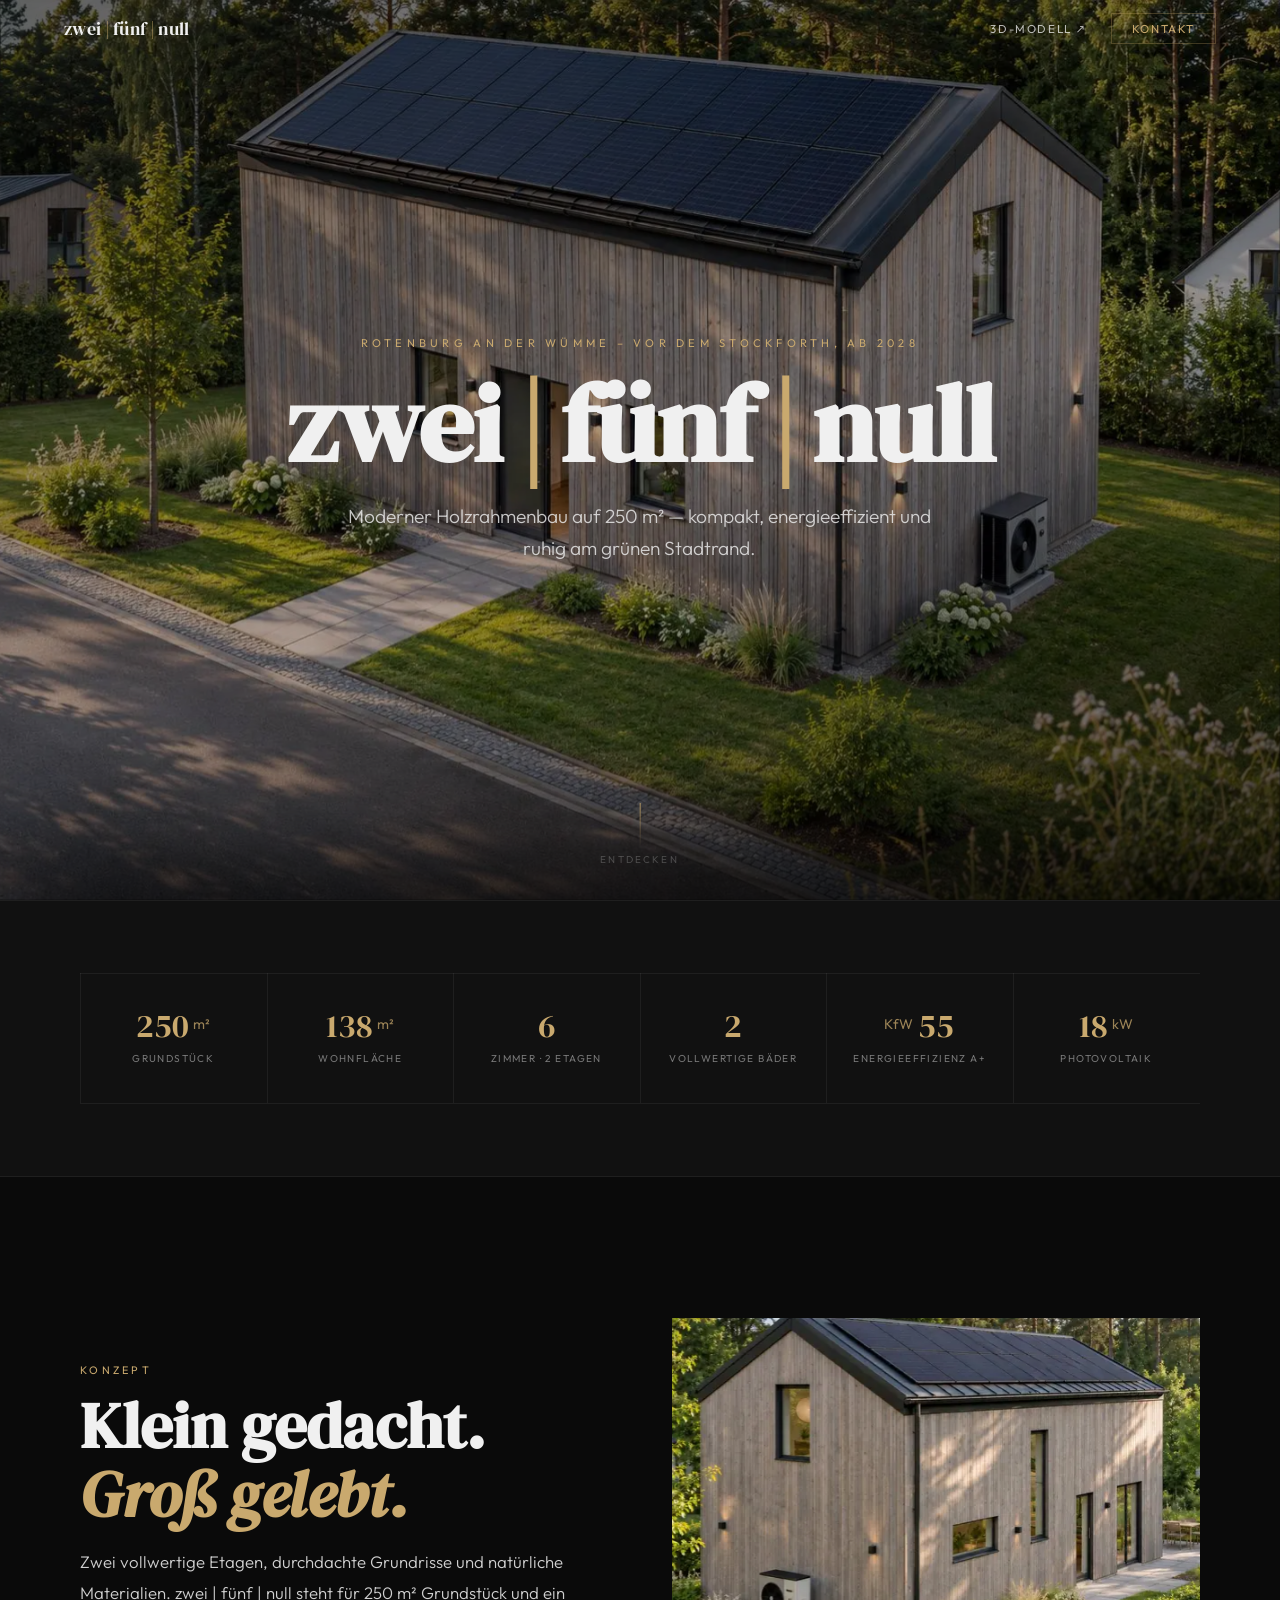
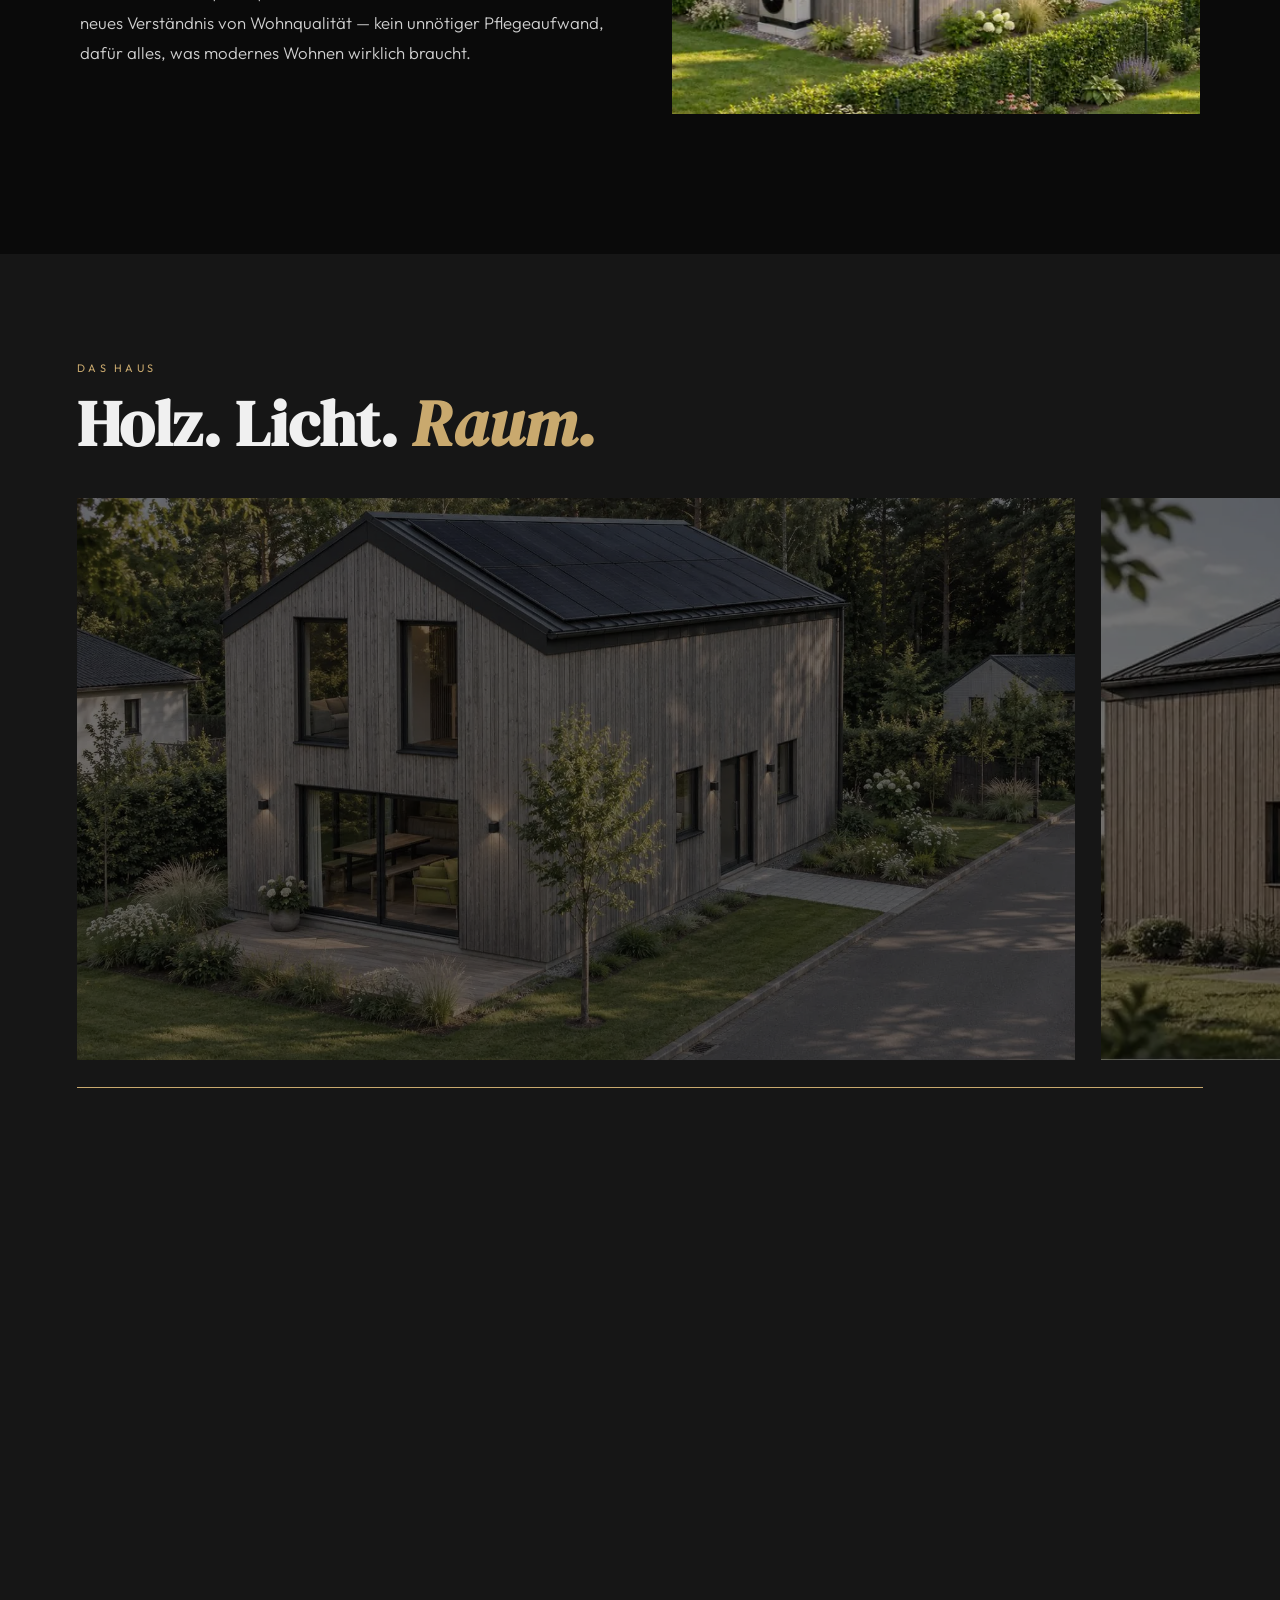
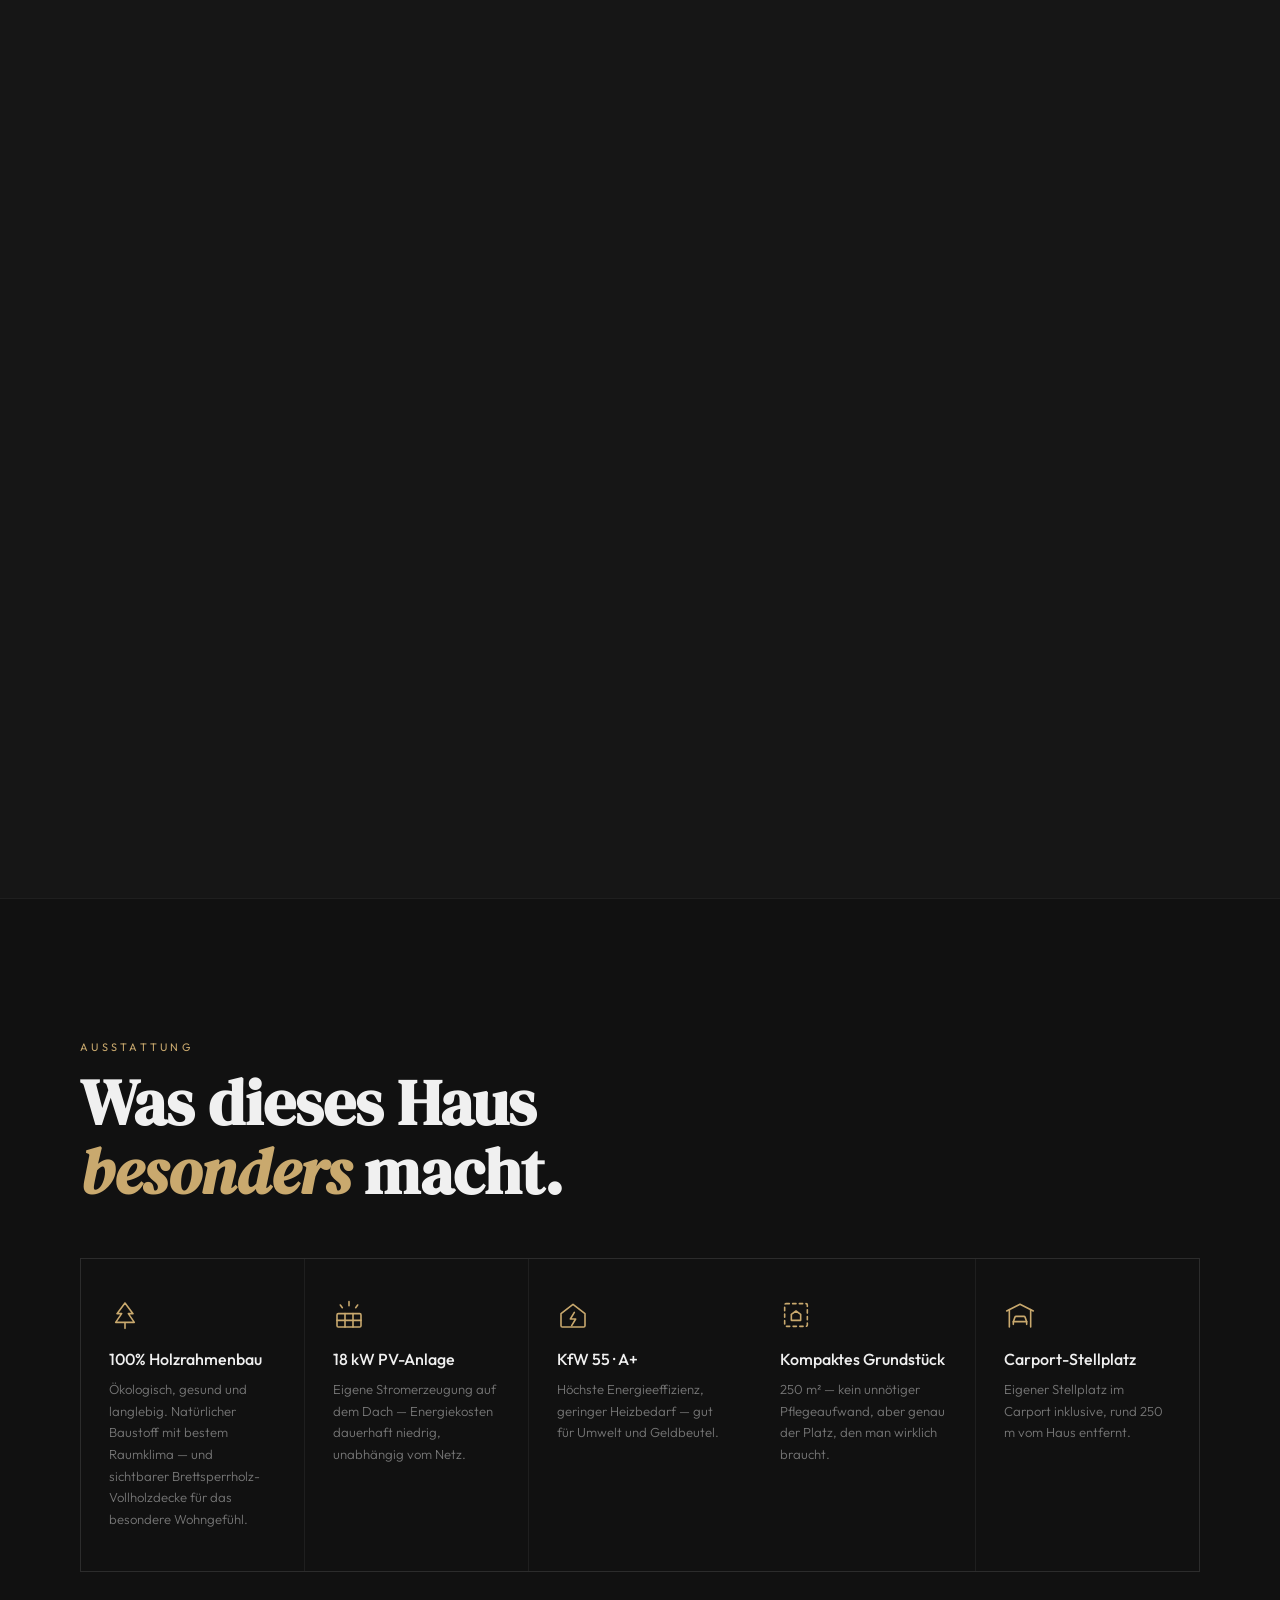
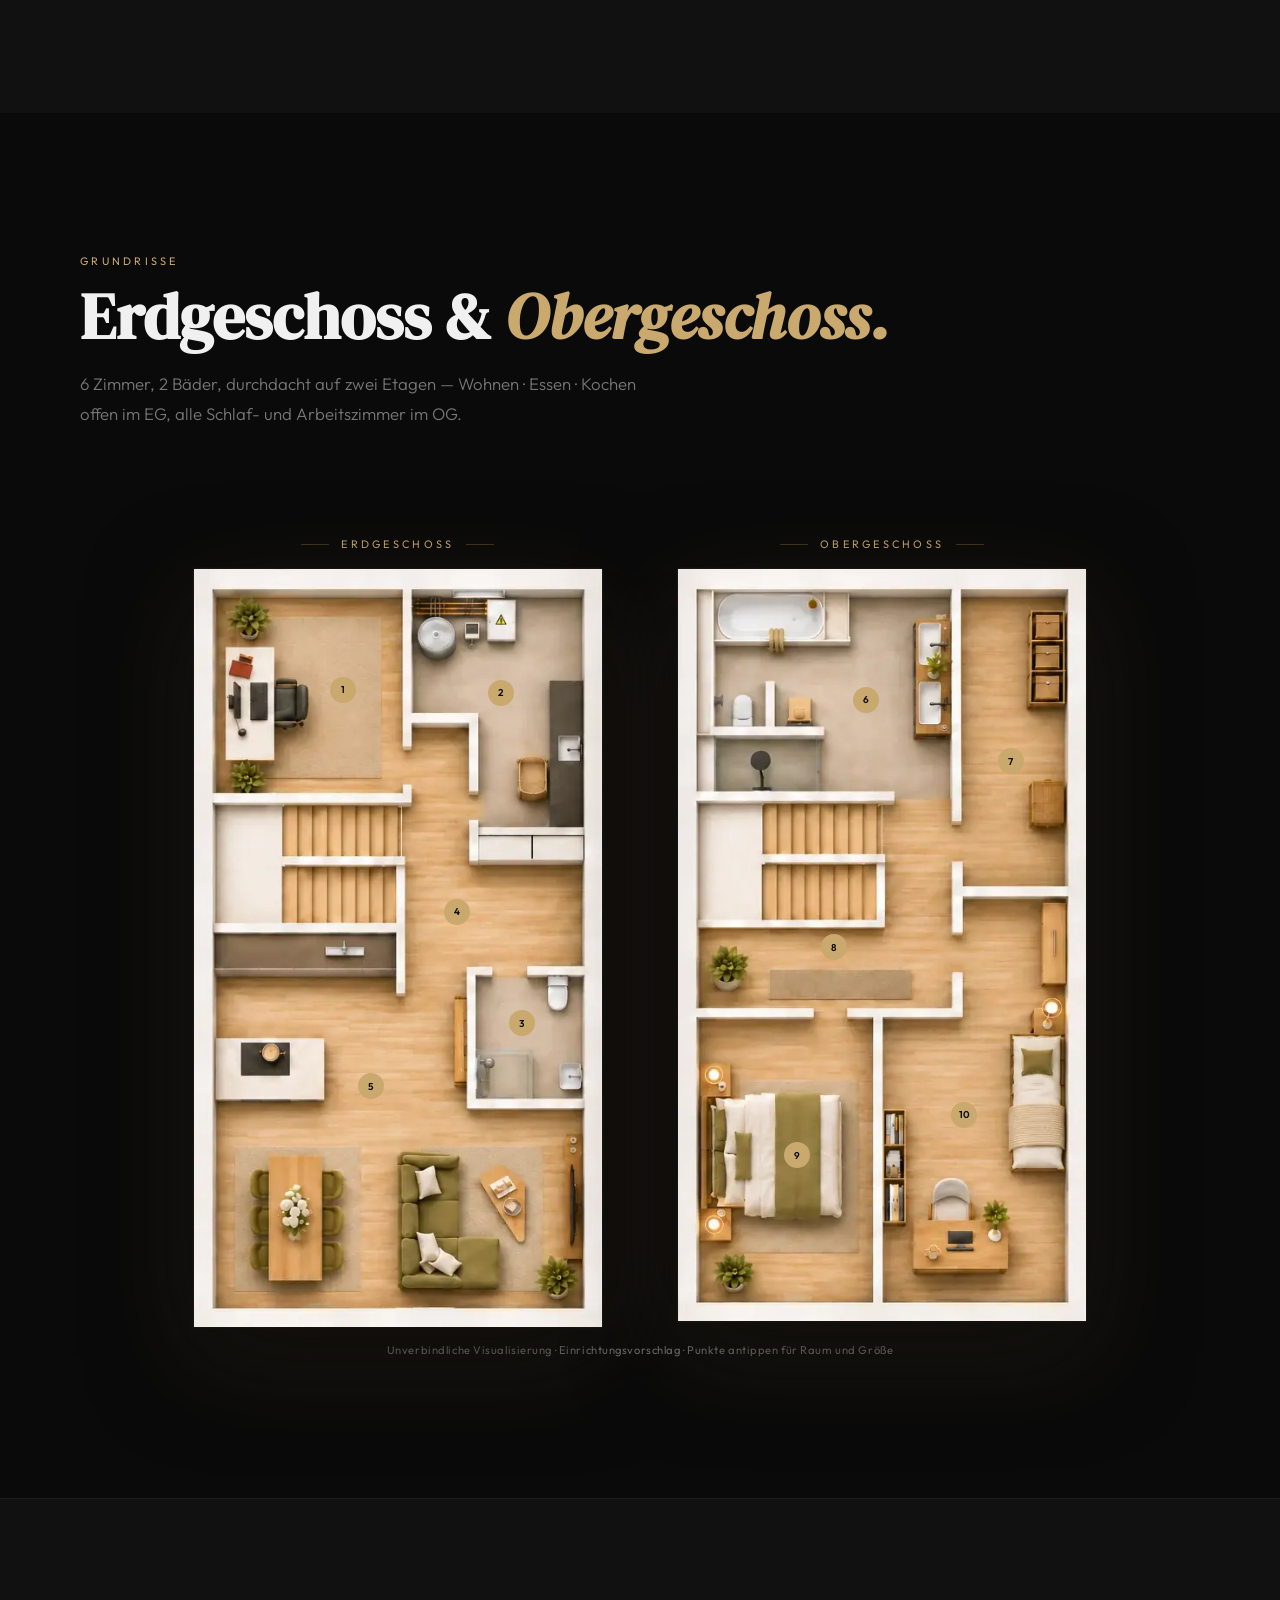
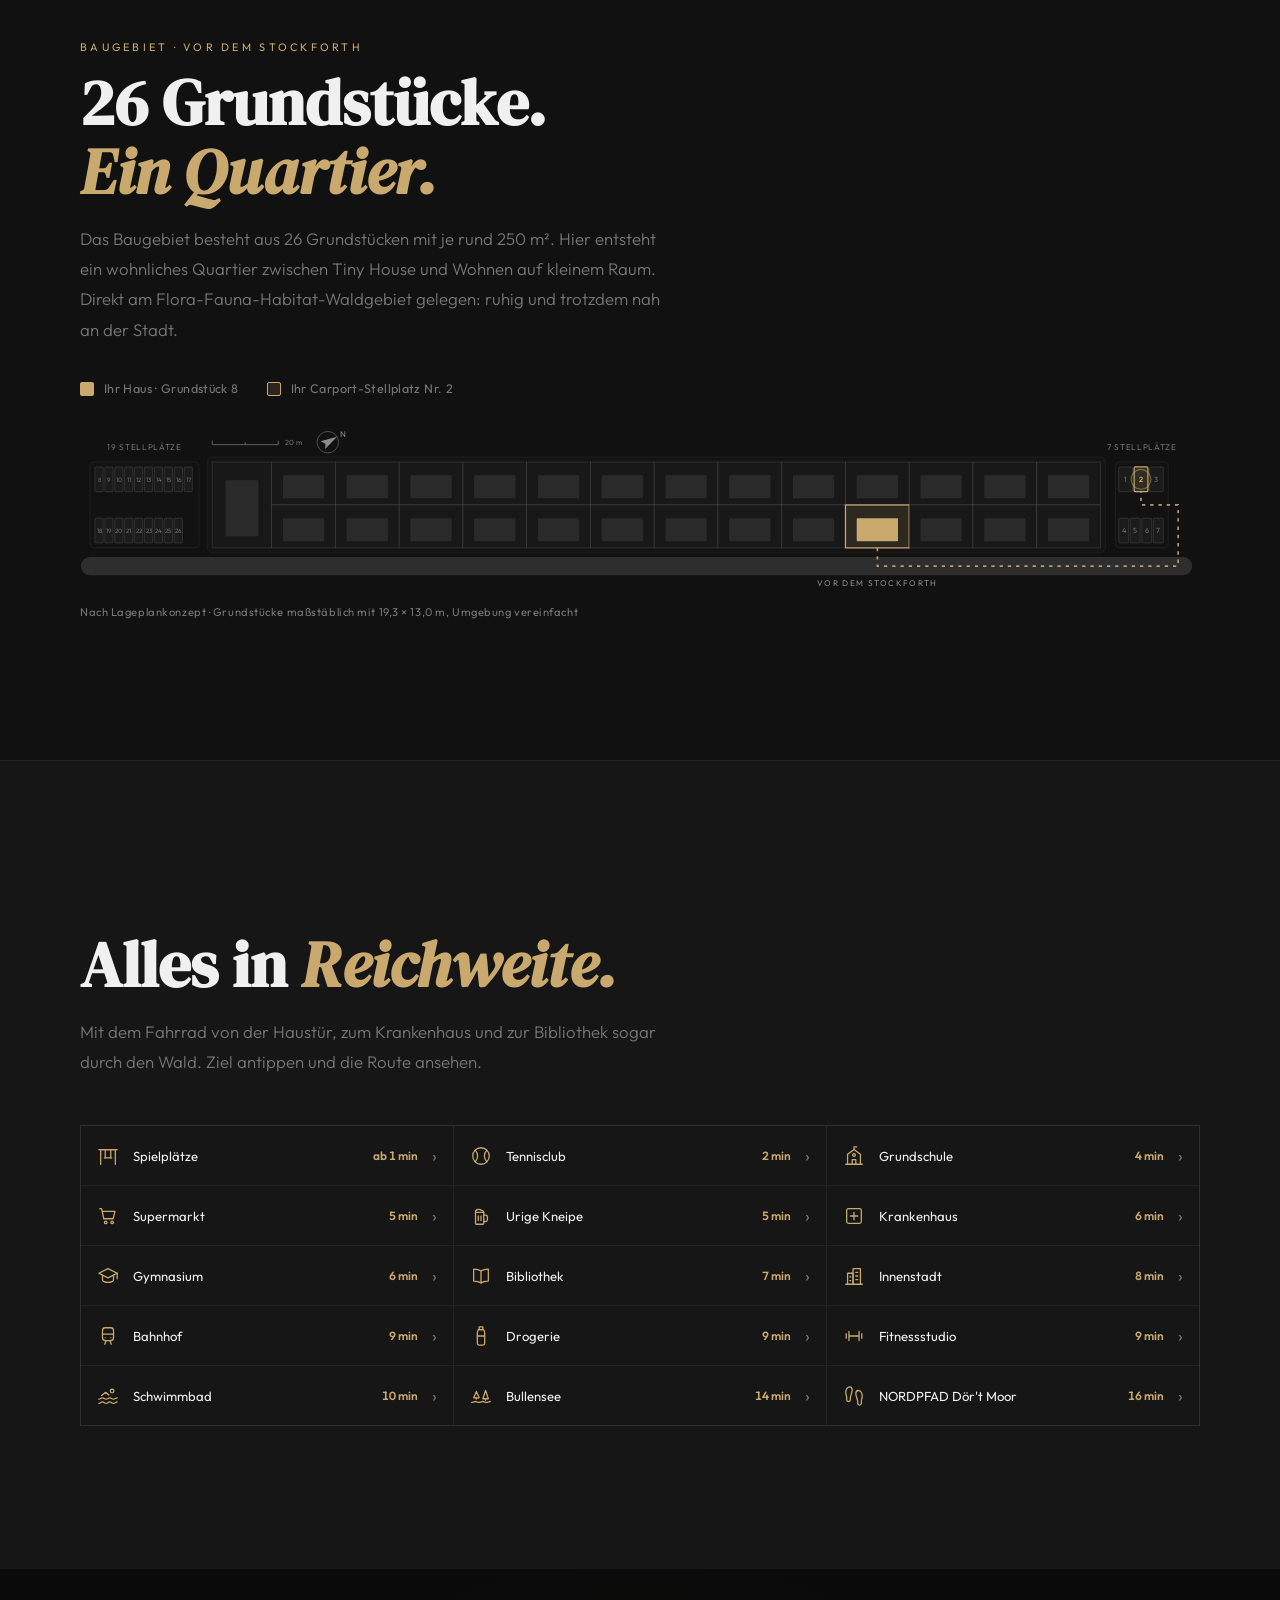
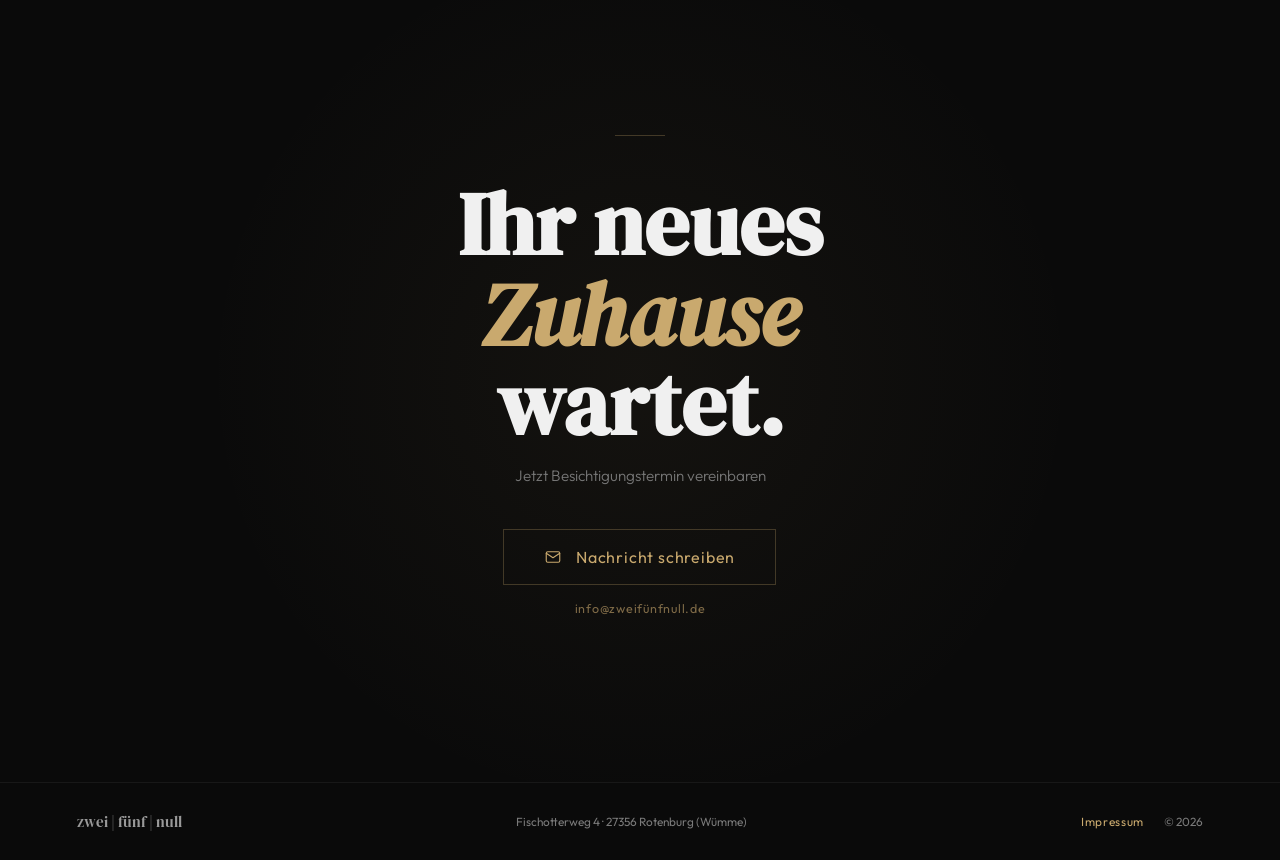
<file: index.html>
<!doctype html>
<html lang="de">
<head>
<meta charset="utf-8">
<meta name="viewport" content="width=device-width, initial-scale=1, viewport-fit=cover">
<meta name="theme-color" content="#0a0a0a">
<title>zwei | fünf | null</title>
<meta name="description" content="zwei | fünf | null – moderner Holzrahmenbau auf 250 m² in Rotenburg (Wümme). Zu vermieten ab 2028.">
<link rel="icon" href="data:image/svg+xml,%3Csvg xmlns='http://www.w3.org/2000/svg' viewBox='0 0 64 64'%3E%3Crect width='64' height='64' rx='14' fill='%230a0a0a'/%3E%3Cpath d='M20 14v36M32 14v36M44 14v36' stroke='%23C9A96E' stroke-width='5' stroke-linecap='round'/%3E%3C/svg%3E">
<link rel="canonical" href="https://xn--zweifnfnull-xhb.de/">
<meta property="og:type" content="website">
<meta property="og:locale" content="de_DE">
<meta property="og:title" content="zwei | fünf | null · Holzhaus in Rotenburg (Wümme)">
<meta property="og:description" content="zwei | fünf | null – moderner Holzrahmenbau auf 250 m² in Rotenburg (Wümme). Zu vermieten ab 2028.">
<meta property="og:url" content="https://xn--zweifnfnull-xhb.de/">
<meta property="og:image" content="https://xn--zweifnfnull-xhb.de/img/vorschau.jpg">
<meta property="og:image:width" content="1200"><meta property="og:image:height" content="630">
<meta name="twitter:card" content="summary_large_image">
<link rel="preload" as="image" imagesrcset="img/hero-800.webp 800w, img/hero-1567.webp 1567w" imagesizes="100vw" fetchpriority="high">
<link rel="preload" as="font" type="font/woff2" href="3d/fonts/dm-serif-display-latin-400-normal.woff2" crossorigin>
<link rel="preload" as="font" type="font/woff2" href="3d/fonts/outfit-latin-300-normal.woff2" crossorigin>
<link rel="stylesheet" href="3d/fonts/fonts.css">
<style>
:root {
  --bg:#0a0a0a; --bg2:#111; --bg3:#161616;
  --gold:#C9A96E; --gold-dim:rgba(201,169,110,0.15); --gold-line:rgba(201,169,110,0.28);
  --text:#f0f0f0; --muted:#777; --faint:#1e1e1e; --border:rgba(255,255,255,0.06);
  color-scheme:dark;
  --d:'DM Serif Display',Georgia,serif;
  --s:'Outfit',system-ui,sans-serif;
}
*,*::before,*::after{box-sizing:border-box;margin:0;padding:0}
html{scroll-behavior:smooth}
html.lenis,html.lenis body{height:auto}
.lenis.lenis-smooth{scroll-behavior:auto!important}
body{background:var(--bg);color:var(--text);font-family:var(--s);overflow-x:hidden}

/* ── REVEAL ENGINE ── */
[data-reveal]{
  opacity:0;
  will-change:opacity,transform;
  transition:
    opacity 1.1s cubic-bezier(0.16,1,0.3,1),
    transform 1.1s cubic-bezier(0.16,1,0.3,1),
    filter 1.1s ease;
}
[data-reveal="up"]   { transform:translateY(52px); }
[data-reveal="left"] { transform:translateX(-60px); filter:blur(2px); }
[data-reveal="right"]{ transform:translateX(60px);  filter:blur(2px); }
[data-reveal="scale"]{ transform:scale(0.92); filter:blur(3px); }
[data-reveal="fade"] { transform:none; }
[data-reveal].in{opacity:1;transform:none;filter:none}


/* ── FILM-SZENEN ── */
.curtain{position:relative}
.curtain>section:not(#hero){position:relative;z-index:1}
#stats{box-shadow:0 -50px 90px rgba(0,0,0,.6)}
#konzept{background:var(--bg)}
.words .w{color:#5a5a5a;transition:color .45s ease}
.words .w.on{color:#cfcfcf}
#grWrap,#ctaTitle{will-change:transform,opacity}

@media(prefers-reduced-motion:reduce){
  #hero{position:relative}
  .words .w{color:#cfcfcf}
  .split-img img{transform:none}
}

/* ── NAV ── */
nav{
  position:fixed;top:0;left:0;right:0;z-index:200;
  padding:0 max(24px,5vw);height:58px;
  display:flex;align-items:center;justify-content:space-between;
  transition:background .4s,backdrop-filter .4s,border-color .4s;
  border-bottom:1px solid transparent;
}
nav.on{
  background:rgba(10,10,10,0.9);
  backdrop-filter:blur(20px);-webkit-backdrop-filter:blur(20px);
  border-color:var(--border);
}
.nav-logo{font-family:var(--d);font-size:1.1rem;color:var(--text);text-decoration:none;letter-spacing:0.02em;display:inline-block;transform-origin:left center;transition:transform .45s cubic-bezier(0.16,1,0.3,1)}
.nav-logo:hover,.nav-logo:focus-visible{transform:scale(1.18)}
.nav-logo em{color:var(--gold);font-style:normal;margin:0 .18em}
.nav-contact{
  font-size:0.72rem;letter-spacing:0.14em;text-transform:uppercase;
  color:var(--gold);text-decoration:none;
  border:1px solid var(--gold-line);padding:7px 20px;
  transition:background .2s,border-color .2s;
}
.nav-links{display:flex;align-items:center;gap:24px}
.nav-link{font-size:.72rem;letter-spacing:.14em;text-transform:uppercase;color:var(--text);text-decoration:none;opacity:.75;transition:opacity .2s,color .2s}
.nav-link:hover{opacity:1;color:var(--gold)}
@media(max-width:420px){.nav-links{gap:12px}.nav-link,.nav-contact{font-size:.62rem;letter-spacing:.08em}.nav-contact{padding:6px 10px}.nav-logo{font-size:1rem}}
.nav-contact:hover{background:var(--gold-dim);border-color:var(--gold)}

/* ── HERO ── */
#hero{
  height:100svh;position:sticky;top:0;z-index:0;
  display:flex;align-items:center;justify-content:center;text-align:center;
  overflow:hidden;
}
.hero-bg{position:absolute;inset:0;will-change:transform}
.hero-img{position:absolute;inset:0;width:100%;height:100%;max-width:none;object-fit:cover;object-position:center 25%;animation:heroIn 2.6s cubic-bezier(0.16,1,0.3,1) both}
@keyframes heroIn{from{transform:scale(1.14);filter:brightness(.55)}to{transform:none;filter:none}}
.hero-shade{position:absolute;inset:0;background:#000;opacity:0;pointer-events:none;z-index:1}
.hero-veil{
  position:absolute;inset:0;
  background:linear-gradient(160deg,rgba(0,0,0,.62) 0%,rgba(0,0,0,.28) 55%,rgba(0,0,0,.72) 100%);
}
.hero-body{
  position:relative;z-index:2;will-change:transform,opacity;padding:0 max(16px,5vw);max-width:1100px;
}
.hero-eyebrow{
  font-size:.7rem;letter-spacing:.38em;text-transform:uppercase;
  color:var(--gold);margin-bottom:22px;
  opacity:0;animation:aUp .9s cubic-bezier(0.16,1,0.3,1) .4s forwards;
}
.hero-title{
  font-family:var(--d);
  font-size:clamp(2.2rem,8.5vw,7rem);white-space:nowrap;
  line-height:.95;letter-spacing:-.01em;
  opacity:0;animation:aUp 1s cubic-bezier(0.16,1,0.3,1) .7s forwards;
}
.hero-title em{color:var(--gold);font-style:normal;margin:0 .14em}
.hero-sub{
  margin-top:26px;
  font-size:clamp(1rem,2.4vw,1.2rem);font-weight:300;
  color:rgba(240,240,240,.8);max-width:48ch;margin-inline:auto;line-height:1.65;
  opacity:0;animation:aUp .9s cubic-bezier(0.16,1,0.3,1) 1.05s forwards;
}
.hero-caret{
  position:absolute;bottom:34px;left:50%;transform:translateX(-50%);
  display:flex;flex-direction:column;align-items:center;gap:6px;
  color:rgba(255,255,255,.35);font-size:.62rem;letter-spacing:.22em;text-transform:uppercase;
  animation:aFade 1s ease 2s both;
  cursor:pointer;text-decoration:none;z-index:2;
}
.caret-line{
  width:1px;height:44px;
  background:linear-gradient(to bottom,var(--gold) 0%,transparent 100%);
  animation:cPulse 2.2s ease-in-out 2s infinite;
}
@keyframes aUp  {from{opacity:0;transform:translateY(32px)}to{opacity:1;transform:none}}
@keyframes aFade{from{opacity:0}to{opacity:1}}
@keyframes cPulse{0%,100%{opacity:.35;transform:scaleY(1)}50%{opacity:.9;transform:scaleY(1.25)}}

/* ── SECTION SHELL ── */
.sec{padding:max(96px,11vw) max(24px,6vw)}
.sec-inner{max-width:1120px;margin:0 auto}
.eyebrow{font-size:.68rem;letter-spacing:.3em;text-transform:uppercase;color:var(--gold);margin-bottom:14px}
.sec-title{font-family:var(--d);font-size:clamp(2rem,5vw,4rem);line-height:1.08;text-wrap:balance}
.sec-title em{color:var(--gold);font-style:italic}
.sec-body{font-size:clamp(.9rem,1.8vw,1.05rem);font-weight:300;color:var(--muted);line-height:1.8;max-width:54ch;margin-top:18px}

/* ── STATS ── */
#stats{background:var(--bg2);padding:72px max(24px,6vw);border-block:1px solid var(--border)}
.stats-wrap{
  display:grid;grid-template-columns:repeat(6,1fr);
  border-right:1px solid var(--border);border-bottom:1px solid var(--border);max-width:1120px;margin:0 auto;
}
@media(max-width:900px){.stats-wrap{grid-template-columns:repeat(3,1fr)}}
@media(max-width:500px){.stats-wrap{grid-template-columns:repeat(2,1fr)}}
.stat{background:var(--bg2);padding:36px 16px;text-align:center;box-shadow:inset 1px 0 0 var(--border),inset 0 1px 0 var(--border);min-width:0}
.stat-v{font-family:var(--d);font-size:clamp(1.7rem,2.6vw,2.4rem);color:var(--gold);line-height:1;font-variant-numeric:tabular-nums;white-space:nowrap}
.stat-v .u{font-family:var(--s);font-size:.42em;font-weight:400;letter-spacing:.04em;color:rgba(201,169,110,.75);margin-left:.3em;vertical-align:.55em}
.stat-v .u.pre{margin:0 .3em 0 0}
.stat-l{font-size:.63rem;letter-spacing:.14em;text-transform:uppercase;color:var(--muted);margin-top:10px;line-height:1.45}

/* ── SPLIT ── */
.split{display:grid;grid-template-columns:1fr 1fr;gap:clamp(28px,5vw,80px);align-items:center}
.split.r{direction:rtl}.split.r>*{direction:ltr}
@media(max-width:760px){.split,.split.r{grid-template-columns:1fr;direction:ltr}}
.split-img{aspect-ratio:4/3;overflow:hidden;position:relative}
.split-img img{width:100%;height:100%;object-fit:cover;display:block;transform:scale(1.14);will-change:transform}
.split-text{padding-block:20px}

/* ── GALLERY ── */
#gallery{background:var(--bg3);position:relative;z-index:1}
.g-sticky{padding-block:max(90px,10vw)}
.gallery-head{padding:0 max(24px,6vw) 40px}
.gallery-track{display:flex;gap:clamp(12px,2vw,28px);padding-inline:max(24px,6vw);overflow-x:auto;scrollbar-width:none;will-change:transform}
.gallery-track::-webkit-scrollbar{display:none}
.g-cell{flex:0 0 auto;width:min(78vw,1100px);aspect-ratio:16/9;overflow:hidden;position:relative;background:#000}
.g-cell img{width:100%;height:100%;object-fit:cover;display:block;transition:filter .5s ease,transform .5s ease}
.g-progress{margin:28px max(24px,6vw) 0;height:1px;background:var(--border);position:relative;overflow:hidden}
.g-progress span{position:absolute;inset:0;background:var(--gold);transform-origin:left;transform:scaleX(0)}
#gallery.is-pinned .g-sticky{position:sticky;top:0;height:100svh;display:flex;flex-direction:column;justify-content:center;overflow:hidden;padding-block:72px 32px}
#gallery.is-pinned .gallery-track{overflow:visible}
#gallery.is-pinned .g-cell{width:min(78vw,calc((100svh - 300px) * 16 / 9))}
@media(max-width:700px){.g-cell{width:86vw}#gallery.is-pinned .g-cell{width:86vw}}

/* ── FEATURES ── */
#features{background:var(--bg2);border-top:1px solid var(--border)}
.feat-grid{
  display:grid;grid-template-columns:repeat(5,1fr);
  gap:1px;background:var(--border);border:1px solid var(--border);
  margin-top:52px;
}
.feat{background:var(--bg2);padding:40px 28px}
@media(max-width:1100px){.feat-grid{grid-template-columns:repeat(2,1fr)}.feat-grid .feat:last-child{grid-column:1/-1}}
@media(max-width:560px){.feat-grid{grid-template-columns:1fr}}
.feat-icon{font-size:1.5rem;margin-bottom:18px}
.feat-title{font-size:1rem;font-weight:500;margin-bottom:10px}
.feat-text{font-size:.82rem;color:var(--muted);line-height:1.65;font-weight:300}


/* ── GRUNDRISSE ── */
#grundrisse{background:var(--bg)}
.gr-wrap{
  margin-top:52px;
  position:relative;
  display:flex;justify-content:center;
}
.gr-plans{display:flex;justify-content:center;gap:clamp(24px,6vw,96px);width:min(900px,100%);margin:56px auto 0}
.gr-plan{flex:0 1 auto;width:calc((100% - clamp(24px,6vw,96px)) * .495);margin:0;display:flex;flex-direction:column;align-items:center}
.gr-img-wrap{position:relative;width:100%;cursor:default}
.gr-img-wrap img{width:100%;height:auto;display:block;filter:drop-shadow(0 30px 50px rgba(0,0,0,.6)) drop-shadow(0 0 1px rgba(201,169,110,.25))}
.gr-floor{font-size:.68rem;letter-spacing:.3em;text-transform:uppercase;color:var(--gold);white-space:nowrap;display:flex;align-items:center;gap:12px;margin-bottom:18px}
.gr-floor::before,.gr-floor::after{content:"";width:28px;height:1px;background:var(--gold-line)}
@media(max-width:640px){
  .gr-plans{flex-direction:column;align-items:center;gap:48px;margin-top:40px}
  .gr-plan{width:min(100%,420px)}
}
/* Hotspot pins */
.pin{
  position:absolute;
  display:flex;align-items:center;justify-content:center;
  width:26px;height:26px;border-radius:50%;
  background:var(--gold);color:#0a0a0a;
  font-size:.62rem;font-weight:700;cursor:pointer;
  transform:translate(-50%,-50%);
  box-shadow:0 0 0 0 rgba(201,169,110,.5);
  animation:pinPulse 2.4s ease-in-out infinite;
  z-index:5;transition:transform .2s;
}
.pin:hover{transform:translate(-50%,-50%) scale(1.2)}
.pin{touch-action:none;cursor:grab;user-select:none}
.pin.drag{cursor:grabbing;animation:none;transform:translate(-50%,-50%) scale(1.25);z-index:20}
.pin.drag .pin-tip{opacity:1}
.pin.open{animation:none;z-index:15;transform:translate(-50%,-50%) scale(1.15)}
.pin.open .pin-tip,.pin:focus-visible .pin-tip{opacity:1}
.pin:focus-visible{outline:2px solid var(--text);outline-offset:2px}
.pin.tip-l .pin-tip{left:-4px;transform:none}
.pin.tip-r .pin-tip{left:auto;right:-4px;transform:none}

@keyframes pinPulse{
  0%,100%{box-shadow:0 0 0 0 rgba(201,169,110,.45)}
  60%{box-shadow:0 0 0 10px rgba(201,169,110,0)}
}
.pin-tip{
  position:absolute;background:var(--bg2);border:1px solid var(--gold-line);
  padding:8px 14px;border-radius:4px;white-space:nowrap;
  font-size:.75rem;color:var(--text);pointer-events:none;
  opacity:0;transition:opacity .2s;z-index:10;
  bottom:calc(100% + 10px);left:50%;transform:translateX(-50%);
}
.pin:hover .pin-tip{opacity:1}
.gr-note{margin-top:16px;font-size:.7rem;color:var(--muted);text-align:center;letter-spacing:.05em}

/* ── LAGE ── */
#lage{background:var(--bg3);border-top:1px solid var(--border)}
.lage-grid{
  display:grid;grid-template-columns:repeat(3,1fr);
  gap:1px;background:var(--border);border:1px solid var(--border);
  margin-top:48px;
}
@media(max-width:600px){.lage-grid{grid-template-columns:repeat(2,1fr)}}
.lage-cell{
  background:var(--bg3);padding:18px 16px;
  display:flex;align-items:center;gap:14px;
  transition:background .2s;
}
.lage-cell:hover{background:var(--faint)}
.li{font-size:1.15rem;flex-shrink:0}
.ln{font-size:.82rem;flex:1}
.lt{font-size:.74rem;color:var(--gold);font-weight:600;white-space:nowrap;font-variant-numeric:tabular-nums}

/* ── CTA ── */
#cta{
  background:var(--bg);text-align:center;
  padding:max(110px,13vw) max(24px,6vw);
  position:relative;overflow:hidden;
}
#cta::before{
  content:'';position:absolute;
  width:700px;height:700px;border-radius:50%;
  background:radial-gradient(circle,rgba(201,169,110,.055) 0%,transparent 68%);
  left:50%;top:50%;transform:translate(-50%,-50%) scale(var(--glow,1));pointer-events:none;
}
.cta-rule{width:50px;height:1px;background:var(--gold-line);margin:0 auto 44px}
.cta-title{font-family:var(--d);font-size:clamp(2.4rem,7vw,5.5rem);line-height:1.02;text-wrap:balance}
.cta-title em{color:var(--gold);font-style:italic}
.cta-sub{margin-top:16px;font-size:.95rem;color:var(--muted);font-weight:300}
.cta-btn{
  display:inline-flex;align-items:center;gap:14px;margin-top:44px;
  border:1px solid var(--gold-line);padding:17px 40px;
  color:var(--gold);font-size:1rem;letter-spacing:.05em;
  text-decoration:none;transition:background .25s,border-color .25s;
}
.cta-btn:hover{background:var(--gold-dim);border-color:var(--gold)}
.cta-email-text{font-size:.78rem;letter-spacing:.06em;color:rgba(201,169,110,.6);margin-top:16px}

/* ── FOOTER ── */
footer{
  border-top:1px solid var(--border);
  padding:28px max(24px,6vw);
  display:flex;justify-content:space-between;align-items:center;
  font-size:.74rem;color:#7a7a7a;gap:16px;flex-wrap:wrap;
}
.f-brand{font-family:var(--d);font-size:.95rem;color:#9a9a9a}
.f-links{display:flex;gap:20px;align-items:center}
.f-links a{color:var(--gold);text-decoration:none;letter-spacing:.06em}
.f-links a:hover{text-decoration:underline}


@media(max-width:600px){
  #hero{height:88svh}
  .hero-img{object-position:38% 30%}
  .hero-eyebrow{letter-spacing:.2em;font-size:.68rem;line-height:1.7}
  .hero-title{font-size:min(10vw,3.4rem)}
  .hero-title em{margin:0 .07em}
  .hero-sub{font-size:1.02rem}
  .pin{width:22px;height:22px;font-size:.58rem}
  .pin-tip{font-size:.8rem;padding:9px 14px}
}
@media(prefers-reduced-motion:reduce){
  [data-reveal],
  .hero-bg,.split-img img,.g-cell img,.pin{
    transition-duration:.01s!important;animation-duration:.01s!important;
  }
}
.leaflet-image-layer,.leaflet-layer,.leaflet-marker-icon,.leaflet-marker-shadow,.leaflet-pane,.leaflet-pane>canvas,.leaflet-pane>svg,.leaflet-tile,.leaflet-tile-container,.leaflet-zoom-box{position:absolute;left:0;top:0}.leaflet-container{overflow:hidden}.leaflet-marker-icon,.leaflet-marker-shadow,.leaflet-tile{-webkit-user-select:none;-moz-user-select:none;user-select:none;-webkit-user-drag:none}.leaflet-tile::selection{background:0 0}.leaflet-safari .leaflet-tile{image-rendering:-webkit-optimize-contrast}.leaflet-safari .leaflet-tile-container{width:1600px;height:1600px;-webkit-transform-origin:0 0}.leaflet-marker-icon,.leaflet-marker-shadow{display:block}.leaflet-container .leaflet-overlay-pane svg{max-width:none!important;max-height:none!important}.leaflet-container .leaflet-marker-pane img,.leaflet-container .leaflet-shadow-pane img,.leaflet-container .leaflet-tile,.leaflet-container .leaflet-tile-pane img,.leaflet-container img.leaflet-image-layer{max-width:none!important;max-height:none!important;width:auto;padding:0}.leaflet-container img.leaflet-tile{mix-blend-mode:plus-lighter}.leaflet-container.leaflet-touch-zoom{-ms-touch-action:pan-x pan-y;touch-action:pan-x pan-y}.leaflet-container.leaflet-touch-drag{-ms-touch-action:pinch-zoom;touch-action:none;touch-action:pinch-zoom}.leaflet-container.leaflet-touch-drag.leaflet-touch-zoom{-ms-touch-action:none;touch-action:none}.leaflet-container{-webkit-tap-highlight-color:transparent}.leaflet-container a{-webkit-tap-highlight-color:rgba(51,181,229,.4)}.leaflet-tile{filter:inherit;visibility:hidden}.leaflet-tile-loaded{visibility:inherit}.leaflet-zoom-box{width:0;height:0;-moz-box-sizing:border-box;box-sizing:border-box;z-index:800}.leaflet-overlay-pane svg{-moz-user-select:none}.leaflet-pane{z-index:400}.leaflet-tile-pane{z-index:200}.leaflet-overlay-pane{z-index:400}.leaflet-shadow-pane{z-index:500}.leaflet-marker-pane{z-index:600}.leaflet-tooltip-pane{z-index:650}.leaflet-popup-pane{z-index:700}.leaflet-map-pane canvas{z-index:100}.leaflet-map-pane svg{z-index:200}.leaflet-vml-shape{width:1px;height:1px}.lvml{behavior:url(#default#VML);display:inline-block;position:absolute}.leaflet-control{position:relative;z-index:800;pointer-events:visiblePainted;pointer-events:auto}.leaflet-bottom,.leaflet-top{position:absolute;z-index:1000;pointer-events:none}.leaflet-top{top:0}.leaflet-right{right:0}.leaflet-bottom{bottom:0}.leaflet-left{left:0}.leaflet-control{float:left;clear:both}.leaflet-right .leaflet-control{float:right}.leaflet-top .leaflet-control{margin-top:10px}.leaflet-bottom .leaflet-control{margin-bottom:10px}.leaflet-left .leaflet-control{margin-left:10px}.leaflet-right .leaflet-control{margin-right:10px}.leaflet-fade-anim .leaflet-popup{opacity:0;-webkit-transition:opacity .2s linear;-moz-transition:opacity .2s linear;transition:opacity .2s linear}.leaflet-fade-anim .leaflet-map-pane .leaflet-popup{opacity:1}.leaflet-zoom-animated{-webkit-transform-origin:0 0;-ms-transform-origin:0 0;transform-origin:0 0}svg.leaflet-zoom-animated{will-change:transform}.leaflet-zoom-anim .leaflet-zoom-animated{-webkit-transition:-webkit-transform .25s cubic-bezier(0,0,.25,1);-moz-transition:-moz-transform .25s cubic-bezier(0,0,.25,1);transition:transform .25s cubic-bezier(0,0,.25,1)}.leaflet-pan-anim .leaflet-tile,.leaflet-zoom-anim .leaflet-tile{-webkit-transition:none;-moz-transition:none;transition:none}.leaflet-zoom-anim .leaflet-zoom-hide{visibility:hidden}.leaflet-interactive{cursor:pointer}.leaflet-grab{cursor:-webkit-grab;cursor:-moz-grab;cursor:grab}.leaflet-crosshair,.leaflet-crosshair .leaflet-interactive{cursor:crosshair}.leaflet-control,.leaflet-popup-pane{cursor:auto}.leaflet-dragging .leaflet-grab,.leaflet-dragging .leaflet-grab .leaflet-interactive,.leaflet-dragging .leaflet-marker-draggable{cursor:move;cursor:-webkit-grabbing;cursor:-moz-grabbing;cursor:grabbing}.leaflet-image-layer,.leaflet-marker-icon,.leaflet-marker-shadow,.leaflet-pane>svg path,.leaflet-tile-container{pointer-events:none}.leaflet-image-layer.leaflet-interactive,.leaflet-marker-icon.leaflet-interactive,.leaflet-pane>svg path.leaflet-interactive,svg.leaflet-image-layer.leaflet-interactive path{pointer-events:visiblePainted;pointer-events:auto}.leaflet-container{background:#ddd;outline-offset:1px}.leaflet-container a{color:#0078a8}.leaflet-zoom-box{border:2px dotted #38f;background:rgba(255,255,255,.5)}.leaflet-container{font-family:"Helvetica Neue",Arial,Helvetica,sans-serif;font-size:12px;font-size:.75rem;line-height:1.5}.leaflet-bar{box-shadow:0 1px 5px rgba(0,0,0,.65);border-radius:4px}.leaflet-bar a{background-color:#fff;border-bottom:1px solid #ccc;width:26px;height:26px;line-height:26px;display:block;text-align:center;text-decoration:none;color:#000}.leaflet-bar a,.leaflet-control-layers-toggle{background-position:50% 50%;background-repeat:no-repeat;display:block}.leaflet-bar a:focus,.leaflet-bar a:hover{background-color:#f4f4f4}.leaflet-bar a:first-child{border-top-left-radius:4px;border-top-right-radius:4px}.leaflet-bar a:last-child{border-bottom-left-radius:4px;border-bottom-right-radius:4px;border-bottom:none}.leaflet-bar a.leaflet-disabled{cursor:default;background-color:#f4f4f4;color:#bbb}.leaflet-touch .leaflet-bar a{width:30px;height:30px;line-height:30px}.leaflet-touch .leaflet-bar a:first-child{border-top-left-radius:2px;border-top-right-radius:2px}.leaflet-touch .leaflet-bar a:last-child{border-bottom-left-radius:2px;border-bottom-right-radius:2px}.leaflet-control-zoom-in,.leaflet-control-zoom-out{font:bold 18px 'Lucida Console',Monaco,monospace;text-indent:1px}.leaflet-touch .leaflet-control-zoom-in,.leaflet-touch .leaflet-control-zoom-out{font-size:22px}.leaflet-control-layers{box-shadow:0 1px 5px rgba(0,0,0,.4);background:#fff;border-radius:5px}.leaflet-control-layers-toggle{background-image:url(images/layers.png);width:36px;height:36px}.leaflet-retina .leaflet-control-layers-toggle{background-image:url(images/layers-2x.png);background-size:26px 26px}.leaflet-touch .leaflet-control-layers-toggle{width:44px;height:44px}.leaflet-control-layers .leaflet-control-layers-list,.leaflet-control-layers-expanded .leaflet-control-layers-toggle{display:none}.leaflet-control-layers-expanded .leaflet-control-layers-list{display:block;position:relative}.leaflet-control-layers-expanded{padding:6px 10px 6px 6px;color:#333;background:#fff}.leaflet-control-layers-scrollbar{overflow-y:scroll;overflow-x:hidden;padding-right:5px}.leaflet-control-layers-selector{margin-top:2px;position:relative;top:1px}.leaflet-control-layers label{display:block;font-size:13px;font-size:1.08333em}.leaflet-control-layers-separator{height:0;border-top:1px solid #ddd;margin:5px -10px 5px -6px}.leaflet-default-icon-path{background-image:url(images/marker-icon.png)}.leaflet-container .leaflet-control-attribution{background:#fff;background:rgba(255,255,255,.8);margin:0}.leaflet-control-attribution,.leaflet-control-scale-line{padding:0 5px;color:#333;line-height:1.4}.leaflet-control-attribution a{text-decoration:none}.leaflet-control-attribution a:focus,.leaflet-control-attribution a:hover{text-decoration:underline}.leaflet-attribution-flag{display:inline!important;vertical-align:baseline!important;width:1em;height:.6669em}.leaflet-left .leaflet-control-scale{margin-left:5px}.leaflet-bottom .leaflet-control-scale{margin-bottom:5px}.leaflet-control-scale-line{border:2px solid #777;border-top:none;line-height:1.1;padding:2px 5px 1px;white-space:nowrap;-moz-box-sizing:border-box;box-sizing:border-box;background:rgba(255,255,255,.8);text-shadow:1px 1px #fff}.leaflet-control-scale-line:not(:first-child){border-top:2px solid #777;border-bottom:none;margin-top:-2px}.leaflet-control-scale-line:not(:first-child):not(:last-child){border-bottom:2px solid #777}.leaflet-touch .leaflet-bar,.leaflet-touch .leaflet-control-attribution,.leaflet-touch .leaflet-control-layers{box-shadow:none}.leaflet-touch .leaflet-bar,.leaflet-touch .leaflet-control-layers{border:2px solid rgba(0,0,0,.2);background-clip:padding-box}.leaflet-popup{position:absolute;text-align:center;margin-bottom:20px}.leaflet-popup-content-wrapper{padding:1px;text-align:left;border-radius:12px}.leaflet-popup-content{margin:13px 24px 13px 20px;line-height:1.3;font-size:13px;font-size:1.08333em;min-height:1px}.leaflet-popup-content p{margin:17px 0;margin:1.3em 0}.leaflet-popup-tip-container{width:40px;height:20px;position:absolute;left:50%;margin-top:-1px;margin-left:-20px;overflow:hidden;pointer-events:none}.leaflet-popup-tip{width:17px;height:17px;padding:1px;margin:-10px auto 0;pointer-events:auto;-webkit-transform:rotate(45deg);-moz-transform:rotate(45deg);-ms-transform:rotate(45deg);transform:rotate(45deg)}.leaflet-popup-content-wrapper,.leaflet-popup-tip{background:#fff;color:#333;box-shadow:0 3px 14px rgba(0,0,0,.4)}.leaflet-container a.leaflet-popup-close-button{position:absolute;top:0;right:0;border:none;text-align:center;width:24px;height:24px;font:16px/24px Tahoma,Verdana,sans-serif;color:#757575;text-decoration:none;background:0 0}.leaflet-container a.leaflet-popup-close-button:focus,.leaflet-container a.leaflet-popup-close-button:hover{color:#585858}.leaflet-popup-scrolled{overflow:auto}.leaflet-oldie .leaflet-popup-content-wrapper{-ms-zoom:1}.leaflet-oldie .leaflet-popup-tip{width:24px;margin:0 auto}.leaflet-oldie .leaflet-control-layers,.leaflet-oldie .leaflet-control-zoom,.leaflet-oldie .leaflet-popup-content-wrapper,.leaflet-oldie .leaflet-popup-tip{border:1px solid #999}.leaflet-div-icon{background:#fff;border:1px solid #666}.leaflet-tooltip{position:absolute;padding:6px;background-color:#fff;border:1px solid #fff;border-radius:3px;color:#222;white-space:nowrap;-webkit-user-select:none;-moz-user-select:none;-ms-user-select:none;user-select:none;pointer-events:none;box-shadow:0 1px 3px rgba(0,0,0,.4)}.leaflet-tooltip.leaflet-interactive{cursor:pointer;pointer-events:auto}.leaflet-tooltip-bottom:before,.leaflet-tooltip-left:before,.leaflet-tooltip-right:before,.leaflet-tooltip-top:before{position:absolute;pointer-events:none;border:6px solid transparent;background:0 0;content:""}.leaflet-tooltip-bottom{margin-top:6px}.leaflet-tooltip-top{margin-top:-6px}.leaflet-tooltip-bottom:before,.leaflet-tooltip-top:before{left:50%;margin-left:-6px}.leaflet-tooltip-top:before{bottom:0;margin-bottom:-12px;border-top-color:#fff}.leaflet-tooltip-bottom:before{top:0;margin-top:-12px;margin-left:-6px;border-bottom-color:#fff}.leaflet-tooltip-left{margin-left:-6px}.leaflet-tooltip-right{margin-left:6px}.leaflet-tooltip-left:before,.leaflet-tooltip-right:before{top:50%;margin-top:-6px}.leaflet-tooltip-left:before{right:0;margin-right:-12px;border-left-color:#fff}.leaflet-tooltip-right:before{left:0;margin-left:-12px;border-right-color:#fff}@media print{.leaflet-control{-webkit-print-color-adjust:exact;print-color-adjust:exact}}

/* ── BAUGEBIET ── */
#baugebiet{background:var(--bg2);border-top:1px solid var(--border)}
.lp-legend{display:flex;flex-wrap:wrap;gap:12px 28px;margin-top:36px;font-size:.78rem;color:var(--muted);letter-spacing:.03em}
.lp-legend span{display:flex;align-items:center;gap:10px}
.lp-legend i{display:inline-block;width:14px;height:14px;border-radius:2px}
.lg-house{background:var(--gold)}
.lg-stall{border:1.5px solid var(--gold);background:var(--gold-dim)}
.lp-scroll{margin-top:28px;overflow-x:auto;scrollbar-width:none;-webkit-overflow-scrolling:touch;overscroll-behavior-x:contain}
.lp-scroll::-webkit-scrollbar{display:none}
.lp-scroll.can-drag{cursor:grab}
.lp-scroll.dragging{cursor:grabbing;user-select:none}
.lp{display:block;width:100%;min-width:980px;height:auto;font-family:var(--s)}
.lp-area{fill:#141414;stroke:var(--border)}
.lp-park{fill:#121212;stroke:rgba(255,255,255,.08)}
.lp-road{stroke:rgba(255,255,255,.12);stroke-width:22;stroke-linecap:round;fill:none}
.lp-lbl{fill:#6f6f6f;font-size:10px;letter-spacing:.08em;text-transform:uppercase}
.lp-road-lbl{fill:#8a8a8a;font-size:10px;letter-spacing:.16em}
.st rect{fill:#1b1b1b;stroke:rgba(255,255,255,.14)}
.st text{fill:#6f6f6f;font-size:10px}
.st.mine rect{fill:rgba(201,169,110,.18);stroke:var(--gold);stroke-width:1.5}
.st.mine text{fill:var(--gold);font-weight:600}
.pl-lot{fill:#181818;stroke:rgba(255,255,255,.12);transition:fill .3s,stroke .3s}
.pl-house{fill:#2a2a2a;transition:fill .3s}
.pl-nr{fill:#7a7a7a;font-size:9.5px}
.lp-scale path{fill:none;stroke:#6f6f6f;stroke-width:1}.lp-scale text{fill:#6f6f6f;font-size:9px}
.pl:hover .pl-lot{stroke:rgba(201,169,110,.5)}
.pl:hover .pl-house{fill:#3a3a3a}
.pl.mine .pl-lot{fill:rgba(201,169,110,.14);stroke:var(--gold);stroke-width:1.5}
.pl.mine .pl-house{fill:var(--gold)}
.pl.mine .pl-nr{fill:var(--gold);font-weight:600}
.pl-tag{fill:#0a0a0a;font-size:9px;font-weight:600;letter-spacing:.12em}
.lp-path{fill:none;stroke:var(--gold);stroke-width:2;stroke-dasharray:4 6;opacity:.9}
.lp-dot{fill:none;stroke:var(--gold);stroke-width:1.5;opacity:.5}
.lp-north path{fill:#8a8a8a}.lp-north circle{fill:none;stroke:#5a5a5a}.lp-north text{fill:#8a8a8a;font-size:10px}
.lp-note{margin-top:14px;font-size:.7rem;color:var(--muted);letter-spacing:.05em}
/* Aufbau-Animation, sobald der Plan ins Bild kommt */
.js-lp .pl{opacity:0;transform:translateY(10px);transition:opacity .6s ease,transform .7s cubic-bezier(0.16,1,0.3,1);transition-delay:calc(var(--i) * 35ms)}
.js-lp .pl.mine .pl-house,.js-lp .pl.mine .pl-lot,.js-lp .st.mine rect{transition:fill .8s ease 1.3s,stroke .8s ease 1.3s}
.js-lp .pl.mine .pl-house{fill:#2a2a2a}
.js-lp .pl.mine .pl-lot{fill:#181818}
.js-lp .st.mine rect{fill:#1b1b1b}
.js-lp .lp-path{stroke-dashoffset:900;opacity:0;transition:opacity .3s ease 1.9s}
.lp.play .pl{opacity:1;transform:none}
.lp.play .pl.mine .pl-house{fill:var(--gold)}
.lp.play .pl.mine .pl-lot{fill:rgba(201,169,110,.14)}
.lp.play .st.mine rect{fill:rgba(201,169,110,.18)}
.lp.play .lp-path{opacity:.9;animation:lpDash 1.6s cubic-bezier(0.45,0,0.2,1) 1.9s forwards}
.lp.play .lp-dot{animation:lpPulse 2.4s ease-in-out 3.4s infinite}
@keyframes lpDash{from{stroke-dashoffset:900}to{stroke-dashoffset:0}}
@keyframes lpPulse{0%,100%{opacity:.15;r:10}50%{opacity:.7;r:15}}
.pl{transform-box:fill-box}
@media(prefers-reduced-motion:reduce){.js-lp .pl{opacity:1;transform:none}.js-lp .lp-path{opacity:.9;stroke-dashoffset:0}}

/* ── LAGE INTERAKTIV ── */
.li svg,.feat-icon svg{fill:none;stroke:var(--gold);stroke-width:1.4;stroke-linecap:round;stroke-linejoin:round;display:block}
.li{display:flex;width:22px;height:22px;flex-shrink:0}
.li svg{width:22px;height:22px}
.feat-icon svg{width:32px;height:32px;stroke-width:1.2}
.lage-cell:hover .li svg,.lage-cell.active .li svg{stroke:#e3c48f}

.lage-cell{border:0;font:inherit;color:inherit;text-align:left;cursor:pointer;width:100%;min-width:0}
.lage-cell .ln{min-width:0;overflow-wrap:anywhere}
@media(max-width:600px){.lage-cell:last-child:nth-child(odd){grid-column:1/-1}.lage-cell{padding:14px 12px;gap:10px}.lage-cell .larr{display:none}}
body{overflow-x:clip}
.lage-cell .larr{color:var(--muted);font-size:1.1rem;transition:transform .3s,color .3s}
.lage-cell:hover .larr{transform:translateX(3px);color:var(--gold)}
.lage-cell.active{background:var(--gold-dim)}
.lage-cell.active .larr{color:var(--gold);transform:rotate(90deg)}
.route-panel{
  margin-top:0;max-height:0;opacity:0;overflow:hidden;
  border:1px solid transparent;background:var(--bg2);
  transition:max-height .8s cubic-bezier(0.16,1,0.3,1),opacity .5s ease,margin-top .6s cubic-bezier(0.16,1,0.3,1),border-color .4s;
}
.route-panel.open{max-height:760px;opacity:1;margin-top:24px;border-color:var(--gold-line)}
.rp-head{display:flex;justify-content:space-between;align-items:flex-start;padding:24px 24px 0;gap:16px}
.rp-label{font-size:.64rem;letter-spacing:.22em;text-transform:uppercase;color:var(--gold)}
.rp-title{font-family:var(--d);font-size:clamp(1.6rem,4vw,2.4rem);margin-top:6px}
.rp-sub{font-size:.82rem;color:var(--muted);margin-top:6px}
.rp-sub:empty{display:none}
.rp-close{background:none;border:1px solid var(--border);color:var(--muted);width:36px;height:36px;cursor:pointer;font-size:.9rem;transition:color .2s,border-color .2s;flex-shrink:0}
.rp-close:hover{color:var(--gold);border-color:var(--gold-line)}
.rp-stats{display:flex;align-items:baseline;gap:32px;padding:16px 24px 20px;flex-wrap:wrap}
.rp-v{font-family:var(--d);font-size:2rem;color:var(--gold);font-variant-numeric:tabular-nums}
.rp-u{font-size:.72rem;color:var(--muted);margin-left:6px;letter-spacing:.1em;text-transform:uppercase}
.rp-link{margin-left:auto;color:var(--gold);font-size:.8rem;text-decoration:none;letter-spacing:.04em}
.rp-link:hover{text-decoration:underline}
.rp-map{height:min(420px,60vh);background:#1a1a1a}
.rp-note{font-size:.66rem;color:var(--muted);padding:10px 24px 14px;letter-spacing:.04em}
.dark-tiles{filter:invert(1) hue-rotate(180deg) brightness(.85) contrast(.9) saturate(.4)}
.leaflet-container{background:#1a1a1a;font-family:var(--s)}
.leaflet-control-attribution{background:rgba(10,10,10,.7)!important;color:#888!important}
.leaflet-control-attribution a{color:#aaa!important}
.home-pin{width:18px;height:18px;border-radius:50%;background:var(--gold);border:3px solid #0a0a0a;box-shadow:0 0 0 2px var(--gold)}
.dest-pin{width:14px;height:14px;border-radius:50%;background:#f0f0f0;border:3px solid #0a0a0a;box-shadow:0 0 0 2px #f0f0f0}
.dest-pin.dim{opacity:.55;transform:scale(.8)}
.route-line{stroke-dasharray:2000;stroke-dashoffset:2000;animation:drawRoute 1.6s cubic-bezier(0.45,0,0.2,1) forwards}
@keyframes drawRoute{to{stroke-dashoffset:0}}
</style>

<!-- NAV -->
</head>
<body>
<nav id="nav">
  <a class="nav-logo" href="#">zwei<em>|</em>fünf<em>|</em>null</a>
  <div class="nav-links"><a class="nav-link" href="3d/">3D-Modell ↗</a><a class="nav-contact" href="#cta">Kontakt</a></div>
</nav>

<div class="curtain">
<!-- HERO -->
<section id="hero">
  <div class="hero-bg" id="heroBg"><img class="hero-img" src="img/hero-1567.webp" srcset="img/hero-800.webp 800w, img/hero-1567.webp 1567w" sizes="100vw" width="1567" height="1004" alt="" fetchpriority="high" decoding="async"></div>
  <div class="hero-shade" id="heroShade"></div>
  <div class="hero-veil"></div>
  <div class="hero-body" id="heroBody">
    <div class="hero-eyebrow">Rotenburg an der Wümme – Vor dem Stockforth, ab 2028</div>
    <h1 class="hero-title">zwei<em>|</em>fünf<em>|</em>null</h1>
    <p class="hero-sub">Moderner Holzrahmenbau auf 250 m² — kompakt, energieeffizient und ruhig am grünen Stadtrand.</p>
  </div>
  <a class="hero-caret" id="heroCaret" href="#stats">
    <div class="caret-line"></div>
    Entdecken
  </a>
</section>
<!-- STATS -->
<section id="stats">
  <div class="stats-wrap" id="statsWrap">
    <div class="stat" data-reveal="up" data-delay="0">  <div class="stat-v"><span data-count="250">250</span><span class="u">m²</span></div><div class="stat-l">Grundstück</div></div>
    <div class="stat" data-reveal="up" data-delay="80"> <div class="stat-v"><span data-count="138">138</span><span class="u">m²</span></div><div class="stat-l">Wohnfläche</div></div>
    <div class="stat" data-reveal="up" data-delay="160"><div class="stat-v"><span data-count="6">6</span></div><div class="stat-l">Zimmer · 2 Etagen</div></div>
    <div class="stat" data-reveal="up" data-delay="240"><div class="stat-v"><span data-count="2">2</span></div><div class="stat-l">Vollwertige Bäder</div></div>
    <div class="stat" data-reveal="up" data-delay="320"><div class="stat-v"><span class="u pre">KfW</span><span data-count="55">55</span></div><div class="stat-l">Energieeffizienz A+</div></div>
    <div class="stat" data-reveal="up" data-delay="400"><div class="stat-v"><span data-count="18">18</span><span class="u">kW</span></div><div class="stat-l">Photovoltaik</div></div>
  </div>
</section>
<!-- KONZEPT -->
<section class="sec" id="konzept">
  <div class="sec-inner split">
    <div class="split-text">
      <div class="eyebrow" data-reveal="up">Konzept</div>
      <h2 class="sec-title" data-reveal="up" data-delay="80">Klein gedacht.<br><em>Groß gelebt.</em></h2>
      <p class="sec-body words" id="konzeptText"><span class="w">Zwei</span> <span class="w">vollwertige</span> <span class="w">Etagen,</span> <span class="w">durchdachte</span> <span class="w">Grundrisse</span> <span class="w">und</span> <span class="w">natürliche</span> <span class="w">Materialien.</span> <span class="w">zwei&nbsp;|&nbsp;fünf&nbsp;|&nbsp;null</span> <span class="w">steht</span> <span class="w">für</span> <span class="w">250</span> <span class="w">m²</span> <span class="w">Grundstück</span> <span class="w">und</span> <span class="w">ein</span> <span class="w">neues</span> <span class="w">Verständnis</span> <span class="w">von</span> <span class="w">Wohnqualität</span> <span class="w">—</span> <span class="w">kein</span> <span class="w">unnötiger</span> <span class="w">Pflegeaufwand,</span> <span class="w">dafür</span> <span class="w">alles,</span> <span class="w">was</span> <span class="w">modernes</span> <span class="w">Wohnen</span> <span class="w">wirklich</span> <span class="w">braucht.</span></p>
    </div>
    <div class="split-img" id="konzeptImg">
      <img decoding="async" src="img/haus-seitenansicht-1584.webp" srcset="img/haus-seitenansicht-800.webp 800w, img/haus-seitenansicht-1584.webp 1584w" sizes="(max-width:760px) 100vw, 50vw" width="1584" height="993" alt="Haus Seitenansicht" loading="lazy">
    </div>
  </div>
</section>
</div><!-- /curtain -->
<!-- GALERIE -->
<section id="gallery">
  <div class="g-sticky">
    <div class="gallery-head">
    <div class="eyebrow" data-reveal="up">Das Haus</div>
    <h2 class="sec-title" data-reveal="up" data-delay="80">Holz. Licht. <em>Raum.</em></h2>
    </div>
    <div class="gallery-track" id="galTrack">
    <div class="g-cell">  <img decoding="async" src="img/frontansicht-1584.webp" srcset="img/frontansicht-800.webp 800w, img/frontansicht-1584.webp 1584w" sizes="(max-width:700px) 86vw, min(78vw, 1100px)" width="1584" height="993" alt="Frontansicht" loading="lazy"></div>
    <div class="g-cell"><img decoding="async" src="img/eingangsseite-mit-waermepumpe-923.webp" srcset="img/eingangsseite-mit-waermepumpe-800.webp 800w, img/eingangsseite-mit-waermepumpe-923.webp 923w" sizes="(max-width:700px) 86vw, min(78vw, 1100px)" width="923" height="519" alt="Eingangsseite mit Wärmepumpe" loading="lazy"></div>
    <div class="g-cell">  <img decoding="async" src="img/gartenseite-mit-grossen-fensterflaechen-892.webp" srcset="img/gartenseite-mit-grossen-fensterflaechen-800.webp 800w, img/gartenseite-mit-grossen-fensterflaechen-892.webp 892w" sizes="(max-width:700px) 86vw, min(78vw, 1100px)" width="892" height="502" alt="Gartenseite mit großen Fensterflächen" loading="lazy"></div>
    <div class="g-cell"><img decoding="async" src="img/hero-1567.webp" srcset="img/hero-800.webp 800w, img/hero-1567.webp 1567w" sizes="(max-width:700px) 86vw, min(78vw, 1100px)" width="1567" height="1004" alt="Vogelperspektive" loading="lazy"></div>
    </div>
    <div class="g-progress"><span id="galBar"></span></div>
  </div>
</section>
<!-- FEATURES -->
<section class="sec" id="features">
  <div class="sec-inner">
    <div class="eyebrow" data-reveal="up">Ausstattung</div>
    <h2 class="sec-title" data-reveal="up" data-delay="80">Was dieses Haus<br><em>besonders</em> macht.</h2>
    <div class="feat-grid">
      <div class="feat" data-reveal="up" data-delay="0">
        <div class="feat-icon"><svg viewBox="0 0 24 24" aria-hidden="true"><path d="M12 22v-4"/><path d="M12 3l-6 8h3.5L5 17.5h14L14.5 11H18z"/></svg></div>
        <div class="feat-title">100% Holzrahmenbau</div>
        <div class="feat-text">Ökologisch, gesund und langlebig. Natürlicher Baustoff mit bestem Raumklima — und sichtbarer Brettsperrholz-Vollholzdecke für das besondere Wohngefühl.</div>
      </div>
      <div class="feat" data-reveal="up" data-delay="90">
        <div class="feat-icon"><svg viewBox="0 0 24 24" aria-hidden="true"><rect x="3" y="11" width="18" height="10" rx="1"/><path d="M3 16h18M9 11v10M15 11v10"/><path d="M12 2v3M5.5 4.5l1.5 2M18.5 4.5L17 6.5"/></svg></div>
        <div class="feat-title">18 kW PV-Anlage</div>
        <div class="feat-text">Eigene Stromerzeugung auf dem Dach — Energiekosten dauerhaft niedrig, unabhängig vom Netz.</div>
      </div>
      <div class="feat" data-reveal="up" data-delay="180">
        <div class="feat-icon"><svg viewBox="0 0 24 24" aria-hidden="true"><path d="M3 11l9-7 9 7v9a1 1 0 0 1-1 1H4a1 1 0 0 1-1-1z"/><path d="M13 10l-3 5h4l-3 5"/></svg></div>
        <div class="feat-title">KfW 55 · A+</div>
        <div class="feat-text">Höchste Energieeffizienz, geringer Heizbedarf — gut für Umwelt und Geldbeutel.</div>
      </div>
      <div class="feat" data-reveal="up" data-delay="270">
        <div class="feat-icon"><svg viewBox="0 0 24 24" aria-hidden="true"><rect x="3.5" y="3.5" width="17" height="17" rx="1" stroke-dasharray="2.5 2.5"/><path d="M8.5 16v-4.5L12 9l3.5 2.5V16z"/></svg></div>
        <div class="feat-title">Kompaktes Grundstück</div>
        <div class="feat-text">250 m² — kein unnötiger Pflegeaufwand, aber genau der Platz, den man wirklich braucht.</div>
      </div>
      <div class="feat" data-reveal="up" data-delay="360">
        <div class="feat-icon"><svg viewBox="0 0 24 24" aria-hidden="true"><path d="M2 9l10-5 10 5"/><path d="M4 8v13M20 8v13"/><path d="M7 17h10l-1.2-3.4a1 1 0 0 0-.9-.6H9.1a1 1 0 0 0-.9.6z"/><path d="M7 17v2M17 17v2"/></svg></div>
        <div class="feat-title">Carport-Stellplatz</div>
        <div class="feat-text">Eigener Stellplatz im Carport inklusive, rund 250 m vom Haus entfernt.</div>
      </div>
    </div>
  </div>
</section>
<!-- GRUNDRISSE -->
<section class="sec" id="grundrisse">
  <div class="sec-inner">
    <div class="eyebrow" data-reveal="up">Grundrisse</div>
    <h2 class="sec-title" data-reveal="up" data-delay="80">Erdgeschoss &amp; <em>Obergeschoss.</em></h2>
    <p class="sec-body" data-reveal="up" data-delay="160">6 Zimmer, 2 Bäder, durchdacht auf zwei Etagen — Wohnen · Essen · Kochen offen im EG, alle Schlaf- und Arbeitszimmer im OG.</p>
    <div class="gr-wrap" id="grWrap">
      <div class="gr-plans" id="grImg">
    <figure class="gr-plan">
      <figcaption class="gr-floor">Erdgeschoss</figcaption>
      <div class="gr-img-wrap">
        <img decoding="async" src="img/grundriss-erdgeschoss-467.webp" srcset="img/grundriss-erdgeschoss-467.webp 467w" sizes="(max-width:640px) min(100vw, 420px), 440px" width="467" height="869" alt="Grundriss Erdgeschoss" loading="lazy">
        <div class="pin" tabindex="0" role="button" style="left:36.6%;top:15.9%">1<div class="pin-tip">Büro · 10,5 m²</div></div>
        <div class="pin" tabindex="0" role="button" style="left:75.3%;top:16.3%">2<div class="pin-tip">HWR · 11 m²</div></div>
        <div class="pin" tabindex="0" role="button" style="left:80.4%;top:59.9%">3<div class="pin-tip">WC / Dusche · 4 m²</div></div>
        <div class="pin" tabindex="0" role="button" style="left:64.6%;top:45.2%">4<div class="pin-tip">Flur EG · 10,5 m²</div></div>
        <div class="pin" tabindex="0" role="button" style="left:43.3%;top:68.2%">5<div class="pin-tip">Wohnen · Essen · Kochen · 34 m²</div></div>
      </div>
    </figure>
    <figure class="gr-plan">
      <figcaption class="gr-floor">Obergeschoss</figcaption>
      <div class="gr-img-wrap">
        <img decoding="async" src="img/grundriss-obergeschoss-471.webp" srcset="img/grundriss-obergeschoss-471.webp 471w" sizes="(max-width:640px) min(100vw, 420px), 440px" width="471" height="869" alt="Grundriss Obergeschoss" loading="lazy">
        <div class="pin" tabindex="0" role="button" style="left:46.0%;top:17.4%">6<div class="pin-tip">Bad · 14,3 m²</div></div>
        <div class="pin" tabindex="0" role="button" style="left:81.6%;top:25.6%">7<div class="pin-tip">Abstellraum · 10 m²</div></div>
        <div class="pin" tabindex="0" role="button" style="left:38.2%;top:50.3%">8<div class="pin-tip">Flur OG inkl. Treppe · 16 m²</div></div>
        <div class="pin" tabindex="0" role="button" style="left:29.0%;top:78.0%">9<div class="pin-tip">Zimmer 1 · 14,8 m²</div></div>
        <div class="pin" tabindex="0" role="button" style="left:70.1%;top:72.6%">10<div class="pin-tip">Zimmer 2 · 20 m²</div></div>
      </div>
    </figure>
  </div>
    </div>
    <p class="gr-note">Unverbindliche Visualisierung · Einrichtungsvorschlag · Punkte antippen für Raum und Größe</p>
  </div>
</section>
<!-- BAUGEBIET -->
<section class="sec" id="baugebiet">
  <div class="sec-inner">
    <div class="eyebrow" data-reveal="up">Baugebiet · Vor dem Stockforth</div>
    <h2 class="sec-title" data-reveal="up" data-delay="80">26 Grundstücke.<br><em>Ein Quartier.</em></h2>
    <p class="sec-body" data-reveal="up" data-delay="160">Das Baugebiet besteht aus 26 Grundstücken mit je rund 250&nbsp;m². Hier entsteht ein wohnliches Quartier zwischen Tiny House und Wohnen auf kleinem Raum. Direkt am Flora-Fauna-Habitat-Waldgebiet gelegen: ruhig und trotzdem nah an der Stadt.</p>
    <div class="lp-legend" data-reveal="up" data-delay="200">
      <span><i class="lg-house"></i>Ihr Haus · Grundstück 8</span>
      <span><i class="lg-stall"></i>Ihr Carport-Stellplatz Nr. 2</span>
    </div>
    <div class="lp-scroll" id="lpScroll">
      <svg class="lp" id="lpSvg" viewBox="0 0 1356 202" role="img" aria-label="Lageplan Baugebiet: Grundstücke je 19,3 × 13 m, Grundstück 8 und Stellplatz 2 hervorgehoben">
  <rect class="lp-area" x="154" y="40" width="1087.6" height="116.0" rx="6"/>
  <rect class="lp-park" x="12" y="46" width="132" height="104.0" rx="5"/>
  <rect class="lp-park" x="1253.6" y="46" width="64" height="104.0" rx="5"/>
  <path class="lp-road" d="M12 172.0 H1335.6"/>
  <text class="lp-lbl" x="78.0" y="32" text-anchor="middle">19 Stellplätze</text>
  <text class="lp-lbl" x="1285.6" y="32" text-anchor="middle">7 Stellplätze</text>
  <text class="lp-lbl lp-road-lbl" x="965.4" y="196.0" text-anchor="middle">Vor dem Stockforth</text>
  <g class="lp-scale" transform="translate(160 20)"><path d="M0 0 V5 H80.0 V0 M40.0 2 V5"/><text x="88.0" y="6">20 m</text></g>
  <g class="st"><rect x="18.0" y="52.0" width="10.0" height="30" rx="1.5"/><text x="23.0" y="70.5" text-anchor="middle" style="font-size:7.5px">8</text></g><g class="st"><rect x="30.0" y="52.0" width="10.0" height="30" rx="1.5"/><text x="35.0" y="70.5" text-anchor="middle" style="font-size:7.5px">9</text></g><g class="st"><rect x="42.0" y="52.0" width="10.0" height="30" rx="1.5"/><text x="47.0" y="70.5" text-anchor="middle" style="font-size:7.5px">10</text></g><g class="st"><rect x="54.0" y="52.0" width="10.0" height="30" rx="1.5"/><text x="59.0" y="70.5" text-anchor="middle" style="font-size:7.5px">11</text></g><g class="st"><rect x="66.0" y="52.0" width="10.0" height="30" rx="1.5"/><text x="71.0" y="70.5" text-anchor="middle" style="font-size:7.5px">12</text></g><g class="st"><rect x="78.0" y="52.0" width="10.0" height="30" rx="1.5"/><text x="83.0" y="70.5" text-anchor="middle" style="font-size:7.5px">13</text></g><g class="st"><rect x="90.0" y="52.0" width="10.0" height="30" rx="1.5"/><text x="95.0" y="70.5" text-anchor="middle" style="font-size:7.5px">14</text></g><g class="st"><rect x="102.0" y="52.0" width="10.0" height="30" rx="1.5"/><text x="107.0" y="70.5" text-anchor="middle" style="font-size:7.5px">15</text></g><g class="st"><rect x="114.0" y="52.0" width="10.0" height="30" rx="1.5"/><text x="119.0" y="70.5" text-anchor="middle" style="font-size:7.5px">16</text></g><g class="st"><rect x="126.0" y="52.0" width="10.0" height="30" rx="1.5"/><text x="131.0" y="70.5" text-anchor="middle" style="font-size:7.5px">17</text></g><g class="st"><rect x="18.0" y="114.0" width="10.0" height="30" rx="1.5"/><text x="23.0" y="132.5" text-anchor="middle" style="font-size:7.5px">18</text></g><g class="st"><rect x="30.0" y="114.0" width="10.0" height="30" rx="1.5"/><text x="35.0" y="132.5" text-anchor="middle" style="font-size:7.5px">19</text></g><g class="st"><rect x="42.0" y="114.0" width="10.0" height="30" rx="1.5"/><text x="47.0" y="132.5" text-anchor="middle" style="font-size:7.5px">20</text></g><g class="st"><rect x="54.0" y="114.0" width="10.0" height="30" rx="1.5"/><text x="59.0" y="132.5" text-anchor="middle" style="font-size:7.5px">21</text></g><g class="st"><rect x="66.0" y="114.0" width="10.0" height="30" rx="1.5"/><text x="71.0" y="132.5" text-anchor="middle" style="font-size:7.5px">22</text></g><g class="st"><rect x="78.0" y="114.0" width="10.0" height="30" rx="1.5"/><text x="83.0" y="132.5" text-anchor="middle" style="font-size:7.5px">23</text></g><g class="st"><rect x="90.0" y="114.0" width="10.0" height="30" rx="1.5"/><text x="95.0" y="132.5" text-anchor="middle" style="font-size:7.5px">24</text></g><g class="st"><rect x="102.0" y="114.0" width="10.0" height="30" rx="1.5"/><text x="107.0" y="132.5" text-anchor="middle" style="font-size:7.5px">25</text></g><g class="st"><rect x="114.0" y="114.0" width="10.0" height="30" rx="1.5"/><text x="119.0" y="132.5" text-anchor="middle" style="font-size:7.5px">26</text></g>
  <g class="st"><rect x="1257.6" y="52.0" width="16.7" height="30" rx="1.5"/><text x="1265.9" y="70.5" text-anchor="middle" style="font-size:9px">1</text></g><g class="st mine"><rect x="1276.3" y="52.0" width="16.7" height="30" rx="1.5"/><text x="1284.6" y="70.5" text-anchor="middle" style="font-size:9px">2</text></g><g class="st"><rect x="1294.9" y="52.0" width="16.7" height="30" rx="1.5"/><text x="1303.3" y="70.5" text-anchor="middle" style="font-size:9px">3</text></g><g class="st"><rect x="1257.6" y="114.0" width="12.0" height="30" rx="1.5"/><text x="1263.6" y="132.5" text-anchor="middle" style="font-size:9px">4</text></g><g class="st"><rect x="1271.6" y="114.0" width="12.0" height="30" rx="1.5"/><text x="1277.6" y="132.5" text-anchor="middle" style="font-size:9px">5</text></g><g class="st"><rect x="1285.6" y="114.0" width="12.0" height="30" rx="1.5"/><text x="1291.6" y="132.5" text-anchor="middle" style="font-size:9px">6</text></g><g class="st"><rect x="1299.6" y="114.0" width="12.0" height="30" rx="1.5"/><text x="1305.6" y="132.5" text-anchor="middle" style="font-size:9px">7</text></g>
  <g class="pl" style="--i:0"><title>Grundstück 26 · ca. 465 m²</title><rect class="pl-lot" x="160.0" y="46.0" width="72.0" height="104.0"/><rect class="pl-house" x="176.0" y="68.0" width="40.0" height="68.0" rx="1"/></g><g class="pl" style="--i:1"><title>Grundstück 24 · ca. 250 m²</title><rect class="pl-lot" x="232.0" y="46.0" width="77.2" height="52.0"/><rect class="pl-house" x="245.6" y="62.0" width="50.0" height="28.0" rx="1"/></g><g class="pl" style="--i:2"><title>Grundstück 25 · ca. 250 m²</title><rect class="pl-lot" x="232.0" y="98.0" width="77.2" height="52.0"/><rect class="pl-house" x="245.6" y="114.0" width="50.0" height="28.0" rx="1"/></g><g class="pl" style="--i:3"><title>Grundstück 22 · ca. 250 m²</title><rect class="pl-lot" x="309.2" y="46.0" width="77.2" height="52.0"/><rect class="pl-house" x="322.8" y="62.0" width="50.0" height="28.0" rx="1"/></g><g class="pl" style="--i:4"><title>Grundstück 23 · ca. 250 m²</title><rect class="pl-lot" x="309.2" y="98.0" width="77.2" height="52.0"/><rect class="pl-house" x="322.8" y="114.0" width="50.0" height="28.0" rx="1"/></g><g class="pl" style="--i:5"><title>Grundstück 20 · ca. 250 m²</title><rect class="pl-lot" x="386.4" y="46.0" width="77.2" height="52.0"/><rect class="pl-house" x="400.0" y="62.0" width="50.0" height="28.0" rx="1"/></g><g class="pl" style="--i:6"><title>Grundstück 21 · ca. 250 m²</title><rect class="pl-lot" x="386.4" y="98.0" width="77.2" height="52.0"/><rect class="pl-house" x="400.0" y="114.0" width="50.0" height="28.0" rx="1"/></g><g class="pl" style="--i:7"><title>Grundstück 18 · ca. 250 m²</title><rect class="pl-lot" x="463.6" y="46.0" width="77.2" height="52.0"/><rect class="pl-house" x="477.2" y="62.0" width="50.0" height="28.0" rx="1"/></g><g class="pl" style="--i:8"><title>Grundstück 19 · ca. 250 m²</title><rect class="pl-lot" x="463.6" y="98.0" width="77.2" height="52.0"/><rect class="pl-house" x="477.2" y="114.0" width="50.0" height="28.0" rx="1"/></g><g class="pl" style="--i:9"><title>Grundstück 16 · ca. 250 m²</title><rect class="pl-lot" x="540.8" y="46.0" width="77.2" height="52.0"/><rect class="pl-house" x="554.4" y="62.0" width="50.0" height="28.0" rx="1"/></g><g class="pl" style="--i:10"><title>Grundstück 17 · ca. 250 m²</title><rect class="pl-lot" x="540.8" y="98.0" width="77.2" height="52.0"/><rect class="pl-house" x="554.4" y="114.0" width="50.0" height="28.0" rx="1"/></g><g class="pl" style="--i:11"><title>Grundstück 14 · ca. 250 m²</title><rect class="pl-lot" x="618.0" y="46.0" width="77.2" height="52.0"/><rect class="pl-house" x="631.6" y="62.0" width="50.0" height="28.0" rx="1"/></g><g class="pl" style="--i:12"><title>Grundstück 15 · ca. 250 m²</title><rect class="pl-lot" x="618.0" y="98.0" width="77.2" height="52.0"/><rect class="pl-house" x="631.6" y="114.0" width="50.0" height="28.0" rx="1"/></g><g class="pl" style="--i:13"><title>Grundstück 13 · ca. 250 m²</title><rect class="pl-lot" x="695.2" y="46.0" width="77.2" height="52.0"/><rect class="pl-house" x="708.8" y="62.0" width="50.0" height="28.0" rx="1"/></g><g class="pl" style="--i:14"><title>Grundstück 13G · ca. 250 m²</title><rect class="pl-lot" x="695.2" y="98.0" width="77.2" height="52.0"/><rect class="pl-house" x="708.8" y="114.0" width="50.0" height="28.0" rx="1"/></g><g class="pl" style="--i:15"><title>Grundstück 11 · ca. 250 m²</title><rect class="pl-lot" x="772.4" y="46.0" width="77.2" height="52.0"/><rect class="pl-house" x="786.0" y="62.0" width="50.0" height="28.0" rx="1"/></g><g class="pl" style="--i:16"><title>Grundstück 12 · ca. 250 m²</title><rect class="pl-lot" x="772.4" y="98.0" width="77.2" height="52.0"/><rect class="pl-house" x="786.0" y="114.0" width="50.0" height="28.0" rx="1"/></g><g class="pl" style="--i:17"><title>Grundstück 9 · ca. 250 m²</title><rect class="pl-lot" x="849.6" y="46.0" width="77.2" height="52.0"/><rect class="pl-house" x="863.2" y="62.0" width="50.0" height="28.0" rx="1"/></g><g class="pl" style="--i:18"><title>Grundstück 10 · ca. 250 m²</title><rect class="pl-lot" x="849.6" y="98.0" width="77.2" height="52.0"/><rect class="pl-house" x="863.2" y="114.0" width="50.0" height="28.0" rx="1"/></g><g class="pl" style="--i:19"><title>Grundstück 7 · ca. 250 m²</title><rect class="pl-lot" x="926.8" y="46.0" width="77.2" height="52.0"/><rect class="pl-house" x="940.4" y="62.0" width="50.0" height="28.0" rx="1"/></g><g class="pl mine" style="--i:20"><title>Ihr Haus · Grundstück 8 · ca. 250 m²</title><rect class="pl-lot" x="926.8" y="98.0" width="77.2" height="52.0"/><rect class="pl-house" x="940.4" y="114.0" width="50.0" height="28.0" rx="1"/></g><g class="pl" style="--i:21"><title>Grundstück 5 · ca. 250 m²</title><rect class="pl-lot" x="1004.0" y="46.0" width="77.2" height="52.0"/><rect class="pl-house" x="1017.6" y="62.0" width="50.0" height="28.0" rx="1"/></g><g class="pl" style="--i:22"><title>Grundstück 6 · ca. 250 m²</title><rect class="pl-lot" x="1004.0" y="98.0" width="77.2" height="52.0"/><rect class="pl-house" x="1017.6" y="114.0" width="50.0" height="28.0" rx="1"/></g><g class="pl" style="--i:23"><title>Grundstück 3 · ca. 250 m²</title><rect class="pl-lot" x="1081.2" y="46.0" width="77.2" height="52.0"/><rect class="pl-house" x="1094.8" y="62.0" width="50.0" height="28.0" rx="1"/></g><g class="pl" style="--i:24"><title>Grundstück 4 · ca. 250 m²</title><rect class="pl-lot" x="1081.2" y="98.0" width="77.2" height="52.0"/><rect class="pl-house" x="1094.8" y="114.0" width="50.0" height="28.0" rx="1"/></g><g class="pl" style="--i:25"><title>Grundstück 1 · ca. 250 m²</title><rect class="pl-lot" x="1158.4" y="46.0" width="77.2" height="52.0"/><rect class="pl-house" x="1172.0" y="62.0" width="50.0" height="28.0" rx="1"/></g><g class="pl" style="--i:26"><title>Grundstück 2 · ca. 250 m²</title><rect class="pl-lot" x="1158.4" y="98.0" width="77.2" height="52.0"/><rect class="pl-house" x="1172.0" y="114.0" width="50.0" height="28.0" rx="1"/></g>
  <path class="lp-path" d="M965.4 150.0 V172.0 H1329.6 V98.0 H1284.6 V82.0"/>
  <circle class="lp-dot" cx="1284.6" cy="67" r="12"/>
  <g class="lp-north" transform="translate(300 22)"><title>Norden</title><circle r="13"/><g transform="rotate(59)"><path d="M0 -13 L5.5 7 L0 3.5 L-5.5 7 Z"/><text y="-17" text-anchor="middle" transform="rotate(-59 0 -21)">N</text></g></g>
</svg>
    </div>
    <p class="lp-note">Nach Lageplankonzept · Grundstücke maßstäblich mit 19,3 × 13,0 m, Umgebung vereinfacht</p>
  </div>
</section>
<!-- LAGE -->
<section class="sec" id="lage">
  <div class="sec-inner">
    <div class="eyebrow" data-reveal="up">Lage</div>
    <h2 class="sec-title" data-reveal="up" data-delay="80">Alles in <em>Reichweite.</em></h2>
    <p class="sec-body" data-reveal="up" data-delay="160">Mit dem Fahrrad von der Haustür, zum Krankenhaus und zur Bibliothek sogar durch den Wald. Ziel antippen und die Route ansehen.</p>
    <div class="lage-grid">
      <button class="lage-cell" data-key="spielplatz" data-reveal="up" data-delay="0"><span class="li"><svg viewBox="0 0 24 24" aria-hidden="true"><path d="M4 21V5h16v16"/><path d="M2 5h20"/><path d="M9 5v9M15 5v9"/><path d="M8 14h8"/></svg></span><span class="ln">Spielplätze</span><span class="lt">ab 1 min</span><span class="larr">›</span></button>
      <button class="lage-cell" data-key="tennis" data-reveal="up" data-delay="50"><span class="li"><svg viewBox="0 0 24 24" aria-hidden="true"><circle cx="12" cy="12" r="9"/><path d="M5.6 5.6a9 9 0 0 1 0 12.8M18.4 5.6a9 9 0 0 0 0 12.8"/></svg></span><span class="ln">Tennisclub</span><span class="lt">2 min</span><span class="larr">›</span></button>
      <button class="lage-cell" data-key="grundschule" data-reveal="up" data-delay="100"><span class="li"><svg viewBox="0 0 24 24" aria-hidden="true"><path d="M3 21h18"/><path d="M5 21V10l7-5 7 5v11"/><path d="M10 21v-5h4v5"/><path d="M12 5V2h3"/><circle cx="12" cy="11" r="1.5"/></svg></span><span class="ln">Grundschule</span><span class="lt">4 min</span><span class="larr">›</span></button>
      <button class="lage-cell" data-key="supermarkt" data-reveal="up" data-delay="150"><span class="li"><svg viewBox="0 0 24 24" aria-hidden="true"><path d="M3 4h2l2.4 11h10.2l2-8H6.2"/><circle cx="9.5" cy="19" r="1.4"/><circle cx="16.5" cy="19" r="1.4"/></svg></span><span class="ln">Supermarkt</span><span class="lt">5 min</span><span class="larr">›</span></button>
      <button class="lage-cell" data-key="kneipe" data-reveal="up" data-delay="200"><span class="li"><svg viewBox="0 0 24 24" aria-hidden="true"><path d="M6 8h9v12a1 1 0 0 1-1 1H7a1 1 0 0 1-1-1z"/><path d="M15 11h2a2 2 0 0 1 2 2v3a2 2 0 0 1-2 2h-2"/><path d="M6 8a2.5 2.5 0 0 1 3-3 3 3 0 0 1 3.2.8A2.4 2.4 0 0 1 15 8"/><path d="M9 12v5M12 12v5"/></svg></span><span class="ln">Urige Kneipe</span><span class="lt">5 min</span><span class="larr">›</span></button>
      <button class="lage-cell" data-key="krankenhaus" data-reveal="up" data-delay="250"><span class="li"><svg viewBox="0 0 24 24" aria-hidden="true"><rect x="4" y="4" width="16" height="16" rx="2"/><path d="M12 8v8M8 12h8"/></svg></span><span class="ln">Krankenhaus</span><span class="lt">6 min</span><span class="larr">›</span></button>
      <button class="lage-cell" data-key="gymnasium" data-reveal="up" data-delay="300"><span class="li"><svg viewBox="0 0 24 24" aria-hidden="true"><path d="M2 9l10-5 10 5-10 5z"/><path d="M6 11v5c0 1.5 2.7 3 6 3s6-1.5 6-3v-5"/><path d="M22 9v6"/></svg></span><span class="ln">Gymnasium</span><span class="lt">6 min</span><span class="larr">›</span></button>
      <button class="lage-cell" data-key="bibliothek" data-reveal="up" data-delay="350"><span class="li"><svg viewBox="0 0 24 24" aria-hidden="true"><path d="M12 6.5C10 5 7 4.5 4 4.5v13c3 0 6 .5 8 2 2-1.5 5-2 8-2v-13c-3 0-6 .5-8 2z"/><path d="M12 6.5v13"/></svg></span><span class="ln">Bibliothek</span><span class="lt">7 min</span><span class="larr">›</span></button>
      <button class="lage-cell" data-key="innenstadt" data-reveal="up" data-delay="400"><span class="li"><svg viewBox="0 0 24 24" aria-hidden="true"><path d="M3 21h18"/><path d="M5 21V9h6v12"/><path d="M11 21V4h8v17"/><path d="M14 8h2M14 12h2M14 16h2M7.5 13h1M7.5 17h1"/></svg></span><span class="ln">Innenstadt</span><span class="lt">8 min</span><span class="larr">›</span></button>
      <button class="lage-cell" data-key="bahnhof" data-reveal="up" data-delay="400"><span class="li"><svg viewBox="0 0 24 24" aria-hidden="true"><rect x="6" y="3" width="12" height="14" rx="3"/><path d="M6 10h12"/><path d="M9 14h.01M15 14h.01"/><path d="M8.5 21l1.5-4M15.5 21L14 17"/></svg></span><span class="ln">Bahnhof</span><span class="lt">9 min</span><span class="larr">›</span></button>
      <button class="lage-cell" data-key="drogerie" data-reveal="up" data-delay="400"><span class="li"><svg viewBox="0 0 24 24" aria-hidden="true"><path d="M10 2h4v3h-4z"/><path d="M9 5h6l1 3v12a2 2 0 0 1-2 2h-4a2 2 0 0 1-2-2V8z"/><path d="M8 12h8"/></svg></span><span class="ln">Drogerie</span><span class="lt">9 min</span><span class="larr">›</span></button>
      <button class="lage-cell" data-key="fitness" data-reveal="up" data-delay="400"><span class="li"><svg viewBox="0 0 24 24" aria-hidden="true"><path d="M6.5 7v10M17.5 7v10M3.5 9.5v5M20.5 9.5v5M6.5 12h11"/></svg></span><span class="ln">Fitnessstudio</span><span class="lt">9 min</span><span class="larr">›</span></button>
      <button class="lage-cell" data-key="schwimmbad" data-reveal="up" data-delay="400"><span class="li"><svg viewBox="0 0 24 24" aria-hidden="true"><path d="M2 20c2 0 2-1.5 4-1.5S8 20 10 20s2-1.5 4-1.5 2 1.5 4 1.5 2-1.5 4-1.5"/><path d="M2 15.5c2 0 2-1.5 4-1.5s2 1.5 4 1.5 2-1.5 4-1.5 2 1.5 4 1.5 2-1.5 4-1.5"/><circle cx="16.5" cy="6.5" r="2"/><path d="M5 11.5l4.5-3.5 3.5 3"/></svg></span><span class="ln">Schwimmbad</span><span class="lt">10 min</span><span class="larr">›</span></button>
      <button class="lage-cell" data-key="bullensee" data-reveal="up" data-delay="400"><span class="li"><svg viewBox="0 0 24 24" aria-hidden="true"><path d="M2 19c2 0 2-1 4-1s2 1 4 1 2-1 4-1 2 1 4 1 2-1 4-1"/><path d="M17 15l3-9 3 9z" transform="translate(-3 0)"/><path d="M17 15v1.5"/><path d="M4 14l3-7 3 7z"/><path d="M7 14v1.5"/></svg></span><span class="ln">Bullensee</span><span class="lt">14 min</span><span class="larr">›</span></button>
      <button class="lage-cell" data-key="nordpfad" data-reveal="up" data-delay="400"><span class="li"><svg viewBox="0 0 24 24" aria-hidden="true"><path d="M4 16v-2.4C4 11.5 3 10.5 3 8c0-2.7 1.5-6 4.5-6C9.4 2 10 3.8 10 5.5c0 3.1-2 5.7-2 8.7V16a2 2 0 1 1-4 0z"/><path d="M20 20v-2.4c0-2.1 1-3.1 1-5.6 0-2.7-1.5-6-4.5-6C14.6 6 14 7.8 14 9.5c0 3.1 2 5.7 2 8.7V20a2 2 0 1 0 4 0z"/></svg></span><span class="ln">NORDPFAD Dör't Moor</span><span class="lt">16 min</span><span class="larr">›</span></button>
    </div>
    <div class="route-panel" id="routePanel" aria-hidden="true">
      <div class="rp-head">
        <div>
          <div class="rp-label">Fahrradroute ab Haustür</div>
          <div class="rp-title" id="rpTitle">–</div>
          <div class="rp-sub" id="rpSub"></div>
        </div>
        <button class="rp-close" id="rpClose" aria-label="Schließen">✕</button>
      </div>
      <div class="rp-stats">
        <div><span class="rp-v" id="rpKm">–</span><span class="rp-u">km</span></div>
        <div><span class="rp-v" id="rpMin">–</span><span class="rp-u">min</span></div>
        <div id="rpExtraWrap" hidden><span class="rp-v" id="rpExtra">–</span><span class="rp-u" id="rpExtraU"></span></div>
        <a class="rp-link" id="rpLink" href="#" target="_blank" rel="noopener">In Google Maps öffnen ›</a>
      </div>
      <div class="rp-map" id="rpMap"></div>
      <div class="rp-note">Fahrzeit mit dem Rad bei ca. 20 km/h · Routen: OpenStreetMap</div>
    </div>
  </div>
</section>
<!-- CTA -->
<section id="cta">
  <div class="cta-rule" data-reveal="scale"></div>
  <h2 class="cta-title" id="ctaTitle">Ihr neues<br><em>Zuhause</em><br>wartet.</h2>
  <p class="cta-sub"   data-reveal="up" data-delay="240">Jetzt Besichtigungstermin vereinbaren</p>
  <a class="cta-btn"   data-reveal="up" data-delay="360" href="mailto:info@xn--zweifnfnull-xhb.de">
    <svg viewBox="0 0 24 24" aria-hidden="true" style="width:18px;height:18px;fill:none;stroke:currentColor;stroke-width:1.5;stroke-linecap:round;stroke-linejoin:round"><rect x="3" y="5" width="18" height="14" rx="2"/><path d="M3 7l9 6 9-6"/></svg> Nachricht schreiben
  </a>
  <p class="cta-email-text" data-reveal="fade" data-delay="480">info@zweifünfnull.de</p>
</section>

<footer>
  <span class="f-brand">zwei | fünf | null</span>
  <span>Fischotterweg 4 · 27356 Rotenburg (Wümme)</span>
  <span class="f-links"><a href="impressum.html">Impressum</a><span>© 2026</span></span>
</footer>

<script>/* Lenis 1.1.13 · MIT License · github.com/darkroomengineering/lenis */
!function(t,i){"object"==typeof exports&&"undefined"!=typeof module?module.exports=i():"function"==typeof define&&define.amd?define(i):(t="undefined"!=typeof globalThis?globalThis:t||self).Lenis=i()}(this,(function(){"use strict";function clamp(t,i,e){return Math.max(t,Math.min(i,e))}class Animate{constructor(){this.isRunning=!1,this.value=0,this.from=0,this.to=0,this.currentTime=0}advance(t){var i;if(!this.isRunning)return;let e=!1;if(this.duration&&this.easing){this.currentTime+=t;const i=clamp(0,this.currentTime/this.duration,1);e=i>=1;const s=e?1:this.easing(i);this.value=this.from+(this.to-this.from)*s}else this.lerp?(this.value=function damp(t,i,e,s){return function lerp(t,i,e){return(1-e)*t+e*i}(t,i,1-Math.exp(-e*s))}(this.value,this.to,60*this.lerp,t),Math.round(this.value)===this.to&&(this.value=this.to,e=!0)):(this.value=this.to,e=!0);e&&this.stop(),null===(i=this.onUpdate)||void 0===i||i.call(this,this.value,e)}stop(){this.isRunning=!1}fromTo(t,i,{lerp:e,duration:s,easing:o,onStart:n,onUpdate:l}){this.from=this.value=t,this.to=i,this.lerp=e,this.duration=s,this.easing=o,this.currentTime=0,this.isRunning=!0,null==n||n(),this.onUpdate=l}}class Dimensions{constructor(t,i,{autoResize:e=!0,debounce:s=250}={}){this.wrapper=t,this.content=i,this.width=0,this.height=0,this.scrollHeight=0,this.scrollWidth=0,this.resize=()=>{this.onWrapperResize(),this.onContentResize()},this.onWrapperResize=()=>{this.wrapper instanceof Window?(this.width=window.innerWidth,this.height=window.innerHeight):(this.width=this.wrapper.clientWidth,this.height=this.wrapper.clientHeight)},this.onContentResize=()=>{this.wrapper instanceof Window?(this.scrollHeight=this.content.scrollHeight,this.scrollWidth=this.content.scrollWidth):(this.scrollHeight=this.wrapper.scrollHeight,this.scrollWidth=this.wrapper.scrollWidth)},e&&(this.debouncedResize=function debounce(t,i){let e;return function(...s){let o=this;clearTimeout(e),e=setTimeout((()=>{e=void 0,t.apply(o,s)}),i)}}(this.resize,s),this.wrapper instanceof Window?window.addEventListener("resize",this.debouncedResize,!1):(this.wrapperResizeObserver=new ResizeObserver(this.debouncedResize),this.wrapperResizeObserver.observe(this.wrapper)),this.contentResizeObserver=new ResizeObserver(this.debouncedResize),this.contentResizeObserver.observe(this.content)),this.resize()}destroy(){var t,i;null===(t=this.wrapperResizeObserver)||void 0===t||t.disconnect(),null===(i=this.contentResizeObserver)||void 0===i||i.disconnect(),this.wrapper===window&&this.debouncedResize&&window.removeEventListener("resize",this.debouncedResize,!1)}get limit(){return{x:this.scrollWidth-this.width,y:this.scrollHeight-this.height}}}class Emitter{constructor(){this.events={}}emit(t,...i){var e;let s=this.events[t]||[];for(let t=0,o=s.length;t<o;t++)null===(e=s[t])||void 0===e||e.call(s,...i)}on(t,i){var e;return(null===(e=this.events[t])||void 0===e?void 0:e.push(i))||(this.events[t]=[i]),()=>{var e;this.events[t]=null===(e=this.events[t])||void 0===e?void 0:e.filter((t=>i!==t))}}off(t,i){var e;this.events[t]=null===(e=this.events[t])||void 0===e?void 0:e.filter((t=>i!==t))}destroy(){this.events={}}}const t=100/6,i={passive:!1};class VirtualScroll{constructor(e,s={wheelMultiplier:1,touchMultiplier:1}){this.element=e,this.options=s,this.touchStart={x:0,y:0},this.lastDelta={x:0,y:0},this.window={width:0,height:0},this.emitter=new Emitter,this.onTouchStart=t=>{const{clientX:i,clientY:e}=t.targetTouches?t.targetTouches[0]:t;this.touchStart.x=i,this.touchStart.y=e,this.lastDelta={x:0,y:0},this.emitter.emit("scroll",{deltaX:0,deltaY:0,event:t})},this.onTouchMove=t=>{const{clientX:i,clientY:e}=t.targetTouches?t.targetTouches[0]:t,s=-(i-this.touchStart.x)*this.options.touchMultiplier,o=-(e-this.touchStart.y)*this.options.touchMultiplier;this.touchStart.x=i,this.touchStart.y=e,this.lastDelta={x:s,y:o},this.emitter.emit("scroll",{deltaX:s,deltaY:o,event:t})},this.onTouchEnd=t=>{this.emitter.emit("scroll",{deltaX:this.lastDelta.x,deltaY:this.lastDelta.y,event:t})},this.onWheel=i=>{let{deltaX:e,deltaY:s,deltaMode:o}=i;e*=1===o?t:2===o?this.window.width:1,s*=1===o?t:2===o?this.window.height:1,e*=this.options.wheelMultiplier,s*=this.options.wheelMultiplier,this.emitter.emit("scroll",{deltaX:e,deltaY:s,event:i})},this.onWindowResize=()=>{this.window={width:window.innerWidth,height:window.innerHeight}},window.addEventListener("resize",this.onWindowResize,!1),this.onWindowResize(),this.element.addEventListener("wheel",this.onWheel,i),this.element.addEventListener("touchstart",this.onTouchStart,i),this.element.addEventListener("touchmove",this.onTouchMove,i),this.element.addEventListener("touchend",this.onTouchEnd,i)}on(t,i){return this.emitter.on(t,i)}destroy(){this.emitter.destroy(),window.removeEventListener("resize",this.onWindowResize,!1),this.element.removeEventListener("wheel",this.onWheel,i),this.element.removeEventListener("touchstart",this.onTouchStart,i),this.element.removeEventListener("touchmove",this.onTouchMove,i),this.element.removeEventListener("touchend",this.onTouchEnd,i)}}return class Lenis{constructor({wrapper:t=window,content:i=document.documentElement,eventsTarget:e=t,smoothWheel:s=!0,syncTouch:o=!1,syncTouchLerp:n=.075,touchInertiaMultiplier:l=35,duration:r,easing:h=(t=>Math.min(1,1.001-Math.pow(2,-10*t))),lerp:a=.1,infinite:c=!1,orientation:u="vertical",gestureOrientation:d="vertical",touchMultiplier:p=1,wheelMultiplier:m=1,autoResize:v=!0,prevent:g,virtualScroll:S,__experimental__naiveDimensions:w=!1}={}){this._isScrolling=!1,this._isStopped=!1,this._isLocked=!1,this._preventNextNativeScrollEvent=!1,this._resetVelocityTimeout=null,this.time=0,this.userData={},this.lastVelocity=0,this.velocity=0,this.direction=0,this.animate=new Animate,this.emitter=new Emitter,this.onPointerDown=t=>{1===t.button&&this.reset()},this.onVirtualScroll=t=>{if("function"==typeof this.options.virtualScroll&&!1===this.options.virtualScroll(t))return;const{deltaX:i,deltaY:e,event:s}=t;if(this.emitter.emit("virtual-scroll",{deltaX:i,deltaY:e,event:s}),s.ctrlKey)return;const o=s.type.includes("touch"),n=s.type.includes("wheel");this.isTouching="touchstart"===s.type||"touchmove"===s.type;if(this.options.syncTouch&&o&&"touchstart"===s.type&&!this.isStopped&&!this.isLocked)return void this.reset();const l=0===i&&0===e,r="vertical"===this.options.gestureOrientation&&0===e||"horizontal"===this.options.gestureOrientation&&0===i;if(l||r)return;let h=s.composedPath();h=h.slice(0,h.indexOf(this.rootElement));const a=this.options.prevent;if(h.find((t=>{var i,e,s,l,r;return t instanceof HTMLElement&&("function"==typeof a&&(null==a?void 0:a(t))||(null===(i=t.hasAttribute)||void 0===i?void 0:i.call(t,"data-lenis-prevent"))||o&&(null===(e=t.hasAttribute)||void 0===e?void 0:e.call(t,"data-lenis-prevent-touch"))||n&&(null===(s=t.hasAttribute)||void 0===s?void 0:s.call(t,"data-lenis-prevent-wheel"))||(null===(l=t.classList)||void 0===l?void 0:l.contains("lenis"))&&!(null===(r=t.classList)||void 0===r?void 0:r.contains("lenis-stopped")))})))return;if(this.isStopped||this.isLocked)return void s.preventDefault();if(!(this.options.syncTouch&&o||this.options.smoothWheel&&n))return this.isScrolling="native",void this.animate.stop();s.preventDefault();let c=e;"both"===this.options.gestureOrientation?c=Math.abs(e)>Math.abs(i)?e:i:"horizontal"===this.options.gestureOrientation&&(c=i);const u=o&&this.options.syncTouch,d=o&&"touchend"===s.type&&Math.abs(c)>5;d&&(c=this.velocity*this.options.touchInertiaMultiplier),this.scrollTo(this.targetScroll+c,Object.assign({programmatic:!1},u?{lerp:d?this.options.syncTouchLerp:1}:{lerp:this.options.lerp,duration:this.options.duration,easing:this.options.easing}))},this.onNativeScroll=()=>{if(null!==this._resetVelocityTimeout&&(clearTimeout(this._resetVelocityTimeout),this._resetVelocityTimeout=null),this._preventNextNativeScrollEvent)this._preventNextNativeScrollEvent=!1;else if(!1===this.isScrolling||"native"===this.isScrolling){const t=this.animatedScroll;this.animatedScroll=this.targetScroll=this.actualScroll,this.lastVelocity=this.velocity,this.velocity=this.animatedScroll-t,this.direction=Math.sign(this.animatedScroll-t),this.isScrolling="native",this.emit(),0!==this.velocity&&(this._resetVelocityTimeout=setTimeout((()=>{this.lastVelocity=this.velocity,this.velocity=0,this.isScrolling=!1,this.emit()}),400))}},window.lenisVersion="1.1.13",t&&t!==document.documentElement&&t!==document.body||(t=window),this.options={wrapper:t,content:i,eventsTarget:e,smoothWheel:s,syncTouch:o,syncTouchLerp:n,touchInertiaMultiplier:l,duration:r,easing:h,lerp:a,infinite:c,gestureOrientation:d,orientation:u,touchMultiplier:p,wheelMultiplier:m,autoResize:v,prevent:g,virtualScroll:S,__experimental__naiveDimensions:w},this.dimensions=new Dimensions(t,i,{autoResize:v}),this.updateClassName(),this.targetScroll=this.animatedScroll=this.actualScroll,this.options.wrapper.addEventListener("scroll",this.onNativeScroll,!1),this.options.wrapper.addEventListener("pointerdown",this.onPointerDown,!1),this.virtualScroll=new VirtualScroll(e,{touchMultiplier:p,wheelMultiplier:m}),this.virtualScroll.on("scroll",this.onVirtualScroll)}destroy(){this.emitter.destroy(),this.options.wrapper.removeEventListener("scroll",this.onNativeScroll,!1),this.options.wrapper.removeEventListener("pointerdown",this.onPointerDown,!1),this.virtualScroll.destroy(),this.dimensions.destroy(),this.cleanUpClassName()}on(t,i){return this.emitter.on(t,i)}off(t,i){return this.emitter.off(t,i)}setScroll(t){this.isHorizontal?this.rootElement.scrollLeft=t:this.rootElement.scrollTop=t}resize(){this.dimensions.resize(),this.animatedScroll=this.targetScroll=this.actualScroll,this.emit()}emit(){this.emitter.emit("scroll",this)}reset(){this.isLocked=!1,this.isScrolling=!1,this.animatedScroll=this.targetScroll=this.actualScroll,this.lastVelocity=this.velocity=0,this.animate.stop()}start(){this.isStopped&&(this.isStopped=!1,this.reset())}stop(){this.isStopped||(this.isStopped=!0,this.animate.stop(),this.reset())}raf(t){const i=t-(this.time||t);this.time=t,this.animate.advance(.001*i)}scrollTo(t,{offset:i=0,immediate:e=!1,lock:s=!1,duration:o=this.options.duration,easing:n=this.options.easing,lerp:l=this.options.lerp,onStart:r,onComplete:h,force:a=!1,programmatic:c=!0,userData:u}={}){if(!this.isStopped&&!this.isLocked||a){if("string"==typeof t&&["top","left","start"].includes(t))t=0;else if("string"==typeof t&&["bottom","right","end"].includes(t))t=this.limit;else{let e;if("string"==typeof t?e=document.querySelector(t):t instanceof HTMLElement&&(null==t?void 0:t.nodeType)&&(e=t),e){if(this.options.wrapper!==window){const t=this.rootElement.getBoundingClientRect();i-=this.isHorizontal?t.left:t.top}const s=e.getBoundingClientRect();t=(this.isHorizontal?s.left:s.top)+this.animatedScroll}}if("number"==typeof t){if(t+=i,t=Math.round(t),this.options.infinite?c&&(this.targetScroll=this.animatedScroll=this.scroll):t=clamp(0,t,this.limit),t===this.targetScroll)return null==r||r(this),void(null==h||h(this));if(this.userData=null!=u?u:{},e)return this.animatedScroll=this.targetScroll=t,this.setScroll(this.scroll),this.reset(),this.preventNextNativeScrollEvent(),this.emit(),null==h||h(this),void(this.userData={});c||(this.targetScroll=t),this.animate.fromTo(this.animatedScroll,t,{duration:o,easing:n,lerp:l,onStart:()=>{s&&(this.isLocked=!0),this.isScrolling="smooth",null==r||r(this)},onUpdate:(t,i)=>{this.isScrolling="smooth",this.lastVelocity=this.velocity,this.velocity=t-this.animatedScroll,this.direction=Math.sign(this.velocity),this.animatedScroll=t,this.setScroll(this.scroll),c&&(this.targetScroll=t),i||this.emit(),i&&(this.reset(),this.emit(),null==h||h(this),this.userData={},this.preventNextNativeScrollEvent())}})}}}preventNextNativeScrollEvent(){this._preventNextNativeScrollEvent=!0,requestAnimationFrame((()=>{this._preventNextNativeScrollEvent=!1}))}get rootElement(){return this.options.wrapper===window?document.documentElement:this.options.wrapper}get limit(){return this.options.__experimental__naiveDimensions?this.isHorizontal?this.rootElement.scrollWidth-this.rootElement.clientWidth:this.rootElement.scrollHeight-this.rootElement.clientHeight:this.dimensions.limit[this.isHorizontal?"x":"y"]}get isHorizontal(){return"horizontal"===this.options.orientation}get actualScroll(){return this.isHorizontal?this.rootElement.scrollLeft:this.rootElement.scrollTop}get scroll(){return this.options.infinite?function modulo(t,i){return(t%i+i)%i}(this.animatedScroll,this.limit):this.animatedScroll}get progress(){return 0===this.limit?1:this.scroll/this.limit}get isScrolling(){return this._isScrolling}set isScrolling(t){this._isScrolling!==t&&(this._isScrolling=t,this.updateClassName())}get isStopped(){return this._isStopped}set isStopped(t){this._isStopped!==t&&(this._isStopped=t,this.updateClassName())}get isLocked(){return this._isLocked}set isLocked(t){this._isLocked!==t&&(this._isLocked=t,this.updateClassName())}get isSmooth(){return"smooth"===this.isScrolling}get className(){let t="lenis";return this.isStopped&&(t+=" lenis-stopped"),this.isLocked&&(t+=" lenis-locked"),this.isScrolling&&(t+=" lenis-scrolling"),"smooth"===this.isScrolling&&(t+=" lenis-smooth"),t}updateClassName(){this.cleanUpClassName(),this.rootElement.className=`${this.rootElement.className} ${this.className}`.trim()}cleanUpClassName(){this.rootElement.className=this.rootElement.className.replace(/lenis(-\w+)?/g,"").trim()}}}));
//# sourceMappingURL=lenis.min.js.map

</script>
<script>
// ── NAV scroll ──────────────────────────────
const nav = document.getElementById('nav');
window.addEventListener('scroll', () => {
  nav.classList.toggle('on', scrollY > 50);
}, {passive:true});


// ── Film-Szenen: alle Bewegungen hängen direkt an der Scrollposition ──
(function(){
  const reduce = matchMedia('(prefers-reduced-motion: reduce)').matches;
  const clamp = (v, a = 0, b = 1) => Math.min(b, Math.max(a, v));
  const ease = t => 1 - Math.pow(1 - t, 3);
  const $ = id => document.getElementById(id);
  let vh = innerHeight, vw = innerWidth;

  // Weiches Scrollen mit Mausrad/Trackpad (Touch bleibt nativ)
  let lenis = null;
  if (!reduce && window.Lenis) { lenis = new Lenis({ lerp: 0.09, smoothWheel: true }); window.__lenis = lenis; }
  document.addEventListener('click', e => {
    const a = e.target.closest('a[href^="#"]'); if (!a) return;
    const id = a.getAttribute('href');
    if (id.length < 2) { if (lenis) { e.preventDefault(); lenis.scrollTo(0, { duration: 1.4 }); } return; }
    const t = document.querySelector(id); if (!t) return;
    e.preventDefault();
    lenis ? lenis.scrollTo(t, { offset: id === '#stats' ? 0 : -20, duration: 1.4 }) : t.scrollIntoView({ behavior: 'smooth' });
  });

  // Kennzahlen zählen hoch
  const counters = [...document.querySelectorAll('[data-count]')];
  const fmt = (v, d) => d ? v.toFixed(d).replace('.', ',') : Math.round(v).toString();
  if (!reduce) counters.forEach(c => c.textContent = fmt(0, +c.dataset.dec || 0));
  new IntersectionObserver((en, o) => {
    if (!en[0].isIntersecting) return; o.disconnect();
    if (reduce) return;
    const t0 = performance.now();
    (function tick(now){
      const t = clamp((now - t0) / 1800), e = 1 - Math.pow(2, -10 * t);
      counters.forEach(c => c.textContent = fmt(+c.dataset.count * (t >= 1 ? 1 : e), +c.dataset.dec || 0));
      if (t < 1) requestAnimationFrame(tick);
    })(t0);
  }, { threshold: .4 }).observe($('statsWrap'));

  const heroBody = $('heroBody'), heroBg = $('heroBg'), heroShade = $('heroShade'), caret = $('heroCaret');
  const kText = $('konzeptText'), kWords = kText ? [...kText.querySelectorAll('.w')] : [];
  const kImg = $('konzeptImg'), kImgEl = kImg && kImg.querySelector('img');
  const gal = $('gallery'), track = $('galTrack'), bar = $('galBar'), cells = track ? [...track.children] : [];
  const gr = $('grWrap'), ctaT = $('ctaTitle'), cta = $('cta');

  if (reduce) { kWords.forEach(w => w.classList.add('on')); return; }
  gal.classList.add('is-pinned');
  let centers = [];
  function layout(){
    vh = innerHeight; vw = innerWidth;
    track.style.transform = 'none';
    const last = cells[cells.length - 1], pad = parseFloat(getComputedStyle(track).paddingLeft) || 0;
    const dist = Math.max(0, last.getBoundingClientRect().right + pad - vw);
    centers = cells.map(c => { const r = c.getBoundingClientRect(); return r.left + r.width / 2; });
    gal.style.height = (vh + dist) + 'px';
    gal.dataset.dist = dist;
  }
  layout();
  addEventListener('resize', () => { layout(); update(true); });
  addEventListener('load', () => { layout(); update(true); });

  let lastY = -1;
  function update(force){
    const y = scrollY;
    if (!force && y === lastY) return; lastY = y;
    // 1) alles messen
    const kR = kText && kText.getBoundingClientRect();
    const iR = kImg && kImg.getBoundingClientRect();
    const gTop = gal.getBoundingClientRect().top;
    const grTop = gr && gr.getBoundingClientRect().top;
    const cTop = ctaT && ctaT.getBoundingClientRect().top;
    const dist = +gal.dataset.dist || 0;

    // 2) dann schreiben
    // Szene 1 – Hero: Text zieht weg, Bild zoomt, wird dunkler
    if (y < vh * 1.2 || force) {
      const p = clamp(y / (vh * .9));
      heroBody.style.opacity = 1 - ease(clamp(p * 1.5));
      heroBody.style.transform = `translate3d(0,${-p * 120}px,0) scale(${1 - p * .08})`;
      heroBg.style.transform = `scale(${1 + p * .14})`;
      heroShade.style.opacity = p * .7;
      caret.style.opacity = 1 - clamp(p * 4);
    }
    // Szene 3 – Konzept: Wörter leuchten auf, Bild gleitet
    if (kR && kR.top < vh && kR.bottom > -vh) {
      const n = Math.round(clamp((vh * .85 - kR.top) / (vh * .55)) * kWords.length);
      kWords.forEach((w, i) => w.classList.toggle('on', i < n));
    }
    if (iR && iR.top < vh && iR.bottom > 0) {
      const c = clamp((vh - iR.top) / (vh + iR.height));
      kImgEl.style.transform = `translate3d(0,${(c - .5) * -14}%,0) scale(1.14)`;
    }
    // Szene 4 – Galerie: seitliche Kamerafahrt, Bild in der Mitte im Fokus
    if (gTop < vh && gTop > -(dist + vh)) {
      const gp = dist ? clamp(-gTop / dist) : 0, shift = gp * dist;
      track.style.transform = `translate3d(${-shift}px,0,0)`;
      bar.style.transform = `scaleX(${gp})`;
      cells.forEach((cell, i) => {
        const d = clamp(Math.abs(centers[i] - shift - vw / 2) / (vw * .6));
        const img = cell.firstElementChild;
        img.style.filter = `brightness(${1 - d * .55}) saturate(${1 - d * .3})`;
        img.style.transform = `scale(${1.06 - d * .06})`;
      });
    }
    // Szene 5 – Grundriss & Schluss zoomen beim Hereinscrollen auf
    if (gr && grTop < vh * 1.2) {
      const t = ease(clamp((vh - grTop) / (vh * .75)));
      gr.style.opacity = .25 + t * .75;
      gr.style.transform = `scale(${.86 + t * .14})`;
    }
    if (ctaT && cTop < vh * 1.2) {
      const t = ease(clamp((vh - cTop) / (vh * .6)));
      ctaT.style.opacity = t;
      ctaT.style.transform = `scale(${1.18 - t * .18})`;
      cta.style.setProperty('--glow', .6 + t * .7);
    }
  }
  function frame(now){ if (lenis) lenis.raf(now); update(); requestAnimationFrame(frame); }
  update(true); requestAnimationFrame(frame);
})();


// ── Lageplan: baut sich auf, bleibt auf Grundstück 8 zentriert, Ziehen erlaubt, kehrt nach 3 s zurück ──
(function(){
  const svg = document.getElementById('lpSvg'), box = document.getElementById('lpScroll');
  if (!svg) return;
  svg.classList.add('js-lp');
  const mine = svg.querySelector('.pl.mine .pl-lot');
  const target = () => {
    const m = mine.getBoundingClientRect(), b = box.getBoundingClientRect();
    return Math.max(0, Math.min(box.scrollWidth - box.clientWidth, box.scrollLeft + (m.left + m.width / 2) - (b.left + b.width / 2)));
  };
  let timer = null, auto = false;
  function center(smooth){
    if (box.scrollWidth <= box.clientWidth + 1) { box.classList.remove('can-drag'); return; }
    box.classList.add('can-drag');
    const t = target(); if (Math.abs(t - box.scrollLeft) < 2) return;
    auto = true; box.scrollTo({ left: t, behavior: smooth ? 'smooth' : 'auto' });
    setTimeout(() => { auto = false; }, smooth ? 900 : 50);
  }
  const later = () => { clearTimeout(timer); timer = setTimeout(() => center(true), 3000); };
  box.addEventListener('scroll', () => { if (!auto) later(); }, { passive: true });
  // Ziehen mit der Maus (Finger scrollt ohnehin nativ)
  let drag = null;
  box.addEventListener('pointerdown', e => {
    if (e.pointerType !== 'mouse' || !box.classList.contains('can-drag')) return;
    drag = { x: e.clientX, s: box.scrollLeft }; box.classList.add('dragging'); box.setPointerCapture(e.pointerId);
  });
  box.addEventListener('pointermove', e => { if (drag) { box.scrollLeft = drag.s - (e.clientX - drag.x); } });
  const end = () => { if (drag) { drag = null; box.classList.remove('dragging'); later(); } };
  box.addEventListener('pointerup', end); box.addEventListener('pointercancel', end);
  addEventListener('resize', () => center(false));
  center(false);
  new IntersectionObserver((en, o) => {
    if (!en[0].isIntersecting) return; o.disconnect();
    center(false); svg.classList.add('play');
  }, { threshold: .2 }).observe(box);
})();

// ── Scroll-reveal via IntersectionObserver ──
const io = new IntersectionObserver((entries) => {
  entries.forEach(e => {
    if (!e.isIntersecting) return;
    const el = e.target;
    const delay = parseInt(el.dataset.delay || 0);
    setTimeout(() => el.classList.add('in'), delay);
    io.unobserve(el);
  });
}, { threshold: 0.1, rootMargin: '0px 0px -48px 0px' });

document.querySelectorAll('[data-reveal]').forEach(el => io.observe(el));


// ── Grundriss-Pins: Tippen zeigt den Raum, Ziehen verschiebt den Punkt ──
(function(){
  const box = document.getElementById('grImg');
  if (!box) return;
  const pins = [...box.querySelectorAll('.pin')];
  const KEY = 'zfn-pins-v4';
  let saved = {};
  try { saved = JSON.parse(localStorage.getItem(KEY) || '{}'); } catch(e) {}
  function place(pin){
    // Tooltip am Bildrand nach innen klappen, damit er nicht abgeschnitten wird
    const l = parseFloat(pin.style.left);
    pin.classList.toggle('tip-l', l < 22);
    pin.classList.toggle('tip-r', l > 78);
  }
  function closeAll(except){ pins.forEach(p => { if (p !== except) p.classList.remove('open'); }); }
  pins.forEach((pin, i) => {
    if (saved[i]) { pin.style.left = saved[i].l; pin.style.top = saved[i].t; }
    place(pin);
    let down = null, moved = false;
    pin.addEventListener('pointerdown', e => {
      down = { x: e.clientX, y: e.clientY }; moved = false;
      pin.setPointerCapture(e.pointerId);
      e.preventDefault();
    });
    pin.addEventListener('pointermove', e => {
      if (!down) return;
      if (!moved && Math.hypot(e.clientX - down.x, e.clientY - down.y) < 8) return;
      if (!moved) { moved = true; pin.classList.add('drag'); closeAll(pin); }
      const r = pin.parentElement.getBoundingClientRect();
      const l = Math.min(98, Math.max(2, (e.clientX - r.left) / r.width * 100));
      const t = Math.min(98, Math.max(2, (e.clientY - r.top) / r.height * 100));
      pin.style.left = l.toFixed(1) + '%';
      pin.style.top  = t.toFixed(1) + '%';
      place(pin);
    });
    const finish = () => {
      if (!down) return;
      down = null;
      if (moved) {
        pin.classList.remove('drag');
        try { saved[i] = { l: pin.style.left, t: pin.style.top }; localStorage.setItem(KEY, JSON.stringify(saved)); } catch(err) {}
      } else {
        const open = !pin.classList.contains('open');
        closeAll(); pin.classList.toggle('open', open);
      }
    };
    pin.addEventListener('pointerup', finish);
    pin.addEventListener('pointercancel', () => { down = null; pin.classList.remove('drag'); });
  });
  document.addEventListener('pointerdown', e => { if (!e.target.closest('.pin')) closeAll(); });
})();

// ── Fahrradrouten ──
(function(){
  const HOME = [53.094856, 9.413976];
  const R = {"grundschule":{"name":"Grundschule","lat":53.09754368463555,"lng":9.399593752083632,"km":1.4,"min":4,"osrm_min":5,"line":[[53.09492,9.41324],[53.09454,9.41277],[53.09414,9.4123],[53.09469,9.41096],[53.09436,9.41057],[53.09435,9.4105],[53.09407,9.41018],[53.09408,9.4101],[53.09427,9.40978],[53.09424,9.4097],[53.09536,9.40804],[53.09547,9.4079],[53.09553,9.40781],[53.09563,9.40767],[53.09649,9.4064],[53.09676,9.40601],[53.09714,9.40545],[53.09735,9.40515],[53.0973,9.40506],[53.09726,9.40498],[53.09719,9.40505],[53.09716,9.40508],[53.09713,9.4051],[53.09709,9.4051],[53.09704,9.40508],[53.09697,9.40497],[53.0969,9.4048],[53.09683,9.4046],[53.09679,9.40437],[53.09677,9.40411],[53.09675,9.4039],[53.09678,9.40328],[53.09679,9.4022],[53.09669,9.4022],[53.09678,9.40002],[53.09683,9.39909],[53.0975,9.39939],[53.09757,9.39942]]},"gymnasium":{"name":"Gymnasium","lat":53.10434479043723,"lng":9.393347731289095,"km":2.0,"min":6,"osrm_min":6,"line":[[53.09492,9.41324],[53.09454,9.41277],[53.09414,9.4123],[53.09469,9.41096],[53.09436,9.41057],[53.09435,9.4105],[53.09407,9.41018],[53.09408,9.4101],[53.09427,9.40978],[53.09424,9.4097],[53.09536,9.40804],[53.09547,9.4079],[53.09553,9.40781],[53.09563,9.40767],[53.09649,9.4064],[53.09676,9.40601],[53.09714,9.40545],[53.09735,9.40515],[53.09764,9.40472],[53.09853,9.40345],[53.09954,9.40196],[53.10001,9.40127],[53.10021,9.40098],[53.10066,9.40033],[53.1012,9.39953],[53.10161,9.39895],[53.10198,9.39844],[53.10202,9.39838],[53.10212,9.39824],[53.10221,9.39813],[53.10239,9.39796],[53.10259,9.39779],[53.10272,9.39771],[53.10282,9.39765],[53.10288,9.39762],[53.10314,9.39751],[53.10313,9.39743],[53.10321,9.3974],[53.10321,9.3974],[53.10322,9.3974],[53.10322,9.39739],[53.10322,9.39735],[53.10323,9.39734],[53.10323,9.39734],[53.10323,9.39733],[53.10323,9.39733],[53.10327,9.3973],[53.10328,9.39729],[53.10329,9.39728],[53.1033,9.39727],[53.10331,9.39726],[53.10332,9.39724],[53.10332,9.39723],[53.10333,9.39721],[53.10334,9.39719],[53.10334,9.39717],[53.10334,9.39714],[53.10334,9.39713],[53.10334,9.39712],[53.10334,9.3971],[53.10334,9.39709],[53.10334,9.39706],[53.10334,9.39704],[53.10334,9.39701],[53.10334,9.39699],[53.10334,9.39697],[53.10333,9.39695],[53.10332,9.39693],[53.10332,9.39691],[53.1033,9.39687],[53.10329,9.39684],[53.10328,9.3968],[53.10325,9.39673],[53.10324,9.39668],[53.10322,9.39661],[53.10319,9.39653],[53.10318,9.39645],[53.10317,9.39645],[53.10317,9.39644],[53.10317,9.39643],[53.10317,9.39642],[53.10317,9.39638],[53.10317,9.39637],[53.10317,9.39637],[53.10317,9.39635],[53.10323,9.39632],[53.10329,9.39628],[53.10348,9.39616],[53.10363,9.39607],[53.10366,9.3962],[53.10374,9.39623],[53.10376,9.39622],[53.10379,9.39625],[53.10403,9.39613],[53.10408,9.3961],[53.10412,9.39607],[53.10415,9.39604],[53.10416,9.39601],[53.10416,9.39598],[53.10416,9.39592],[53.10447,9.39522],[53.10439,9.39496],[53.10396,9.39371]]},"supermarkt":{"name":"Supermarkt","lat":53.10169739238943,"lng":9.398197165189872,"km":1.6,"min":5,"osrm_min":4,"line":[[53.09492,9.41324],[53.09492,9.41324],[53.09497,9.41323],[53.0952,9.41267],[53.09573,9.41327],[53.09589,9.41338],[53.09601,9.41341],[53.09612,9.4134],[53.09618,9.41336],[53.09622,9.4133],[53.09627,9.41306],[53.09636,9.4126],[53.09642,9.41234],[53.09652,9.41197],[53.09668,9.41163],[53.09678,9.4114],[53.09683,9.4113],[53.09685,9.41113],[53.09682,9.41096],[53.09679,9.41079],[53.09673,9.41062],[53.09663,9.41041],[53.09654,9.4103],[53.09655,9.41024],[53.09665,9.40982],[53.09666,9.40978],[53.09666,9.40975],[53.09667,9.40972],[53.09667,9.40969],[53.09667,9.40967],[53.09667,9.40964],[53.09668,9.40962],[53.09668,9.4096],[53.09669,9.40957],[53.09669,9.40955],[53.09669,9.40953],[53.09668,9.40951],[53.09668,9.40949],[53.09667,9.40947],[53.09666,9.40945],[53.09661,9.40938],[53.09647,9.40917],[53.09644,9.40913],[53.09643,9.40908],[53.09643,9.40906],[53.09636,9.40895],[53.09625,9.40878],[53.09618,9.40868],[53.09609,9.40855],[53.09596,9.40836],[53.09587,9.40822],[53.09574,9.40803],[53.09562,9.40781],[53.09562,9.40778],[53.09561,9.40775],[53.09561,9.40772],[53.09562,9.4077],[53.09563,9.40767],[53.09649,9.4064],[53.09676,9.40601],[53.09714,9.40545],[53.09735,9.40515],[53.0973,9.40506],[53.09726,9.40498],[53.09761,9.40449],[53.09873,9.40283],[53.09946,9.4018],[53.10014,9.40083],[53.10022,9.40071],[53.10046,9.40037],[53.10061,9.40014],[53.10181,9.3984],[53.10177,9.39832],[53.10176,9.39825]]},"drogerie":{"name":"Drogerie","lat":53.09835481492636,"lng":9.382331207851546,"km":3.0,"min":9,"osrm_min":10,"line":[[53.09492,9.41324],[53.09492,9.41324],[53.09497,9.41323],[53.0952,9.41267],[53.09573,9.41327],[53.09589,9.41338],[53.09601,9.41341],[53.09612,9.4134],[53.09618,9.41336],[53.09622,9.4133],[53.09627,9.41306],[53.09636,9.4126],[53.09642,9.41234],[53.09652,9.41197],[53.09668,9.41163],[53.09678,9.4114],[53.09683,9.4113],[53.09685,9.41113],[53.09682,9.41096],[53.09679,9.41079],[53.09673,9.41062],[53.09663,9.41041],[53.09654,9.4103],[53.09655,9.41024],[53.09665,9.40982],[53.09666,9.40978],[53.09666,9.40975],[53.09667,9.40972],[53.09667,9.40969],[53.09667,9.40967],[53.09667,9.40964],[53.09668,9.40962],[53.09668,9.4096],[53.09669,9.40957],[53.09669,9.40955],[53.09669,9.40953],[53.09668,9.40951],[53.09668,9.40949],[53.09667,9.40947],[53.09666,9.40945],[53.09661,9.40938],[53.09647,9.40917],[53.09644,9.40913],[53.09643,9.40908],[53.09643,9.40906],[53.09636,9.40895],[53.09625,9.40878],[53.09618,9.40868],[53.09609,9.40855],[53.09596,9.40836],[53.09587,9.40822],[53.09574,9.40803],[53.09562,9.40781],[53.09562,9.40778],[53.09561,9.40775],[53.09561,9.40772],[53.09562,9.4077],[53.09563,9.40767],[53.09649,9.4064],[53.09676,9.40601],[53.09714,9.40545],[53.09735,9.40515],[53.0973,9.40506],[53.09726,9.40498],[53.09761,9.40449],[53.09873,9.40283],[53.09946,9.4018],[53.10014,9.40083],[53.10022,9.40071],[53.10046,9.40037],[53.10061,9.40014],[53.10181,9.3984],[53.10194,9.39823],[53.10209,9.39802],[53.10214,9.39796],[53.10229,9.39781],[53.10254,9.39762],[53.10289,9.39744],[53.10311,9.39735],[53.10316,9.3973],[53.10321,9.39727],[53.10325,9.39723],[53.10327,9.39721],[53.10327,9.39719],[53.10328,9.39718],[53.10328,9.39717],[53.10328,9.39715],[53.10329,9.39714],[53.10329,9.39712],[53.10329,9.39705],[53.10329,9.39703],[53.10329,9.39701],[53.10329,9.397],[53.10329,9.39698],[53.10329,9.39696],[53.10328,9.39694],[53.10327,9.39691],[53.10323,9.39679],[53.10314,9.39652],[53.10307,9.39627],[53.10301,9.39602],[53.10296,9.39582],[53.1029,9.39561],[53.10296,9.39557],[53.10294,9.39549],[53.10291,9.39541],[53.10288,9.3953],[53.10282,9.39509],[53.10276,9.39486],[53.1027,9.39463],[53.10267,9.39451],[53.10265,9.3944],[53.10263,9.39431],[53.10256,9.39404],[53.10251,9.39386],[53.10245,9.39365],[53.10239,9.39344],[53.10227,9.39297],[53.10213,9.39244],[53.10209,9.39228],[53.10206,9.39212],[53.10203,9.39195],[53.10199,9.39181],[53.10195,9.39163],[53.10158,9.39021],[53.10129,9.38921],[53.10095,9.38794],[53.1006,9.38659],[53.1005,9.38613],[53.10038,9.38569],[53.10027,9.38526],[53.1002,9.38499],[53.10012,9.38469],[53.10003,9.38433],[53.09997,9.38409],[53.09958,9.38261],[53.09954,9.38263],[53.09948,9.38265],[53.09918,9.38277],[53.09889,9.38288],[53.09887,9.38265],[53.0984,9.38274],[53.09838,9.38253],[53.09838,9.38253]]},"innenstadt":{"name":"Innenstadt","lat":53.109785137745774,"lng":9.401176858250487,"km":2.5,"min":8,"osrm_min":7,"line":[[53.09492,9.41324],[53.09454,9.41277],[53.09414,9.4123],[53.09469,9.41096],[53.09436,9.41057],[53.09435,9.4105],[53.09407,9.41018],[53.09408,9.4101],[53.09427,9.40978],[53.09424,9.4097],[53.09536,9.40804],[53.09547,9.4079],[53.09553,9.40781],[53.09563,9.40767],[53.09649,9.4064],[53.09676,9.40601],[53.09714,9.40545],[53.09735,9.40515],[53.09764,9.40472],[53.09853,9.40345],[53.09954,9.40196],[53.10001,9.40127],[53.10021,9.40098],[53.10066,9.40033],[53.1012,9.39953],[53.10161,9.39895],[53.10198,9.39844],[53.10202,9.39838],[53.10212,9.39824],[53.10221,9.39813],[53.10239,9.39796],[53.10259,9.39779],[53.10272,9.39771],[53.10282,9.39765],[53.10288,9.39762],[53.10314,9.39751],[53.10313,9.39743],[53.10321,9.3974],[53.10321,9.3974],[53.10322,9.3974],[53.10322,9.39741],[53.10324,9.39742],[53.10325,9.39743],[53.10325,9.39743],[53.10325,9.39743],[53.10326,9.39743],[53.10326,9.39742],[53.10327,9.39742],[53.10328,9.39742],[53.10329,9.39741],[53.1033,9.3974],[53.10331,9.39739],[53.10333,9.39738],[53.10334,9.39736],[53.10335,9.39735],[53.10337,9.39733],[53.10338,9.39732],[53.10339,9.39731],[53.1034,9.3973],[53.10341,9.3973],[53.10342,9.39729],[53.10343,9.39729],[53.10344,9.39729],[53.10344,9.39729],[53.10345,9.39729],[53.10346,9.39729],[53.10347,9.39729],[53.10348,9.39728],[53.10349,9.39728],[53.1035,9.39727],[53.1035,9.39726],[53.10351,9.39725],[53.10352,9.39724],[53.10353,9.39723],[53.10354,9.39723],[53.10355,9.39722],[53.10357,9.39722],[53.10358,9.39722],[53.10359,9.39722],[53.1036,9.39722],[53.10362,9.39722],[53.10363,9.39722],[53.10364,9.39722],[53.1037,9.39724],[53.10377,9.39726],[53.10384,9.39728],[53.10385,9.39728],[53.10385,9.39728],[53.10386,9.39727],[53.10386,9.39726],[53.10386,9.39726],[53.10387,9.39726],[53.10387,9.39726],[53.10393,9.39727],[53.10405,9.39729],[53.10463,9.39734],[53.10469,9.39734],[53.10493,9.39737],[53.10507,9.39741],[53.10514,9.39743],[53.10553,9.39755],[53.1056,9.39757],[53.10566,9.3976],[53.10586,9.39768],[53.10616,9.39777],[53.1063,9.39779],[53.10645,9.3978],[53.10661,9.39778],[53.10679,9.39772],[53.10687,9.3977],[53.10707,9.39764],[53.10718,9.39758],[53.10723,9.39775],[53.10727,9.39788],[53.10736,9.39809],[53.10743,9.39823],[53.10755,9.39836],[53.10764,9.39847],[53.10818,9.39929],[53.10828,9.39941],[53.10834,9.39949],[53.10836,9.39961],[53.10846,9.40004],[53.10847,9.40003],[53.1085,9.40001],[53.10869,9.39988],[53.10877,9.39982],[53.10883,9.39997],[53.10887,9.39994],[53.10915,9.39968],[53.10932,9.40012],[53.10933,9.40015],[53.10955,9.4007],[53.10966,9.40099],[53.10974,9.4012],[53.10979,9.40118]]},"tennis":{"name":"Tennisclub","lat":53.09329601293423,"lng":9.417113531424848,"km":0.6,"min":2,"osrm_min":3,"line":[[53.09492,9.41324],[53.09492,9.41324],[53.09497,9.41323],[53.0952,9.41267],[53.09573,9.41327],[53.0956,9.41392],[53.09548,9.41439],[53.09547,9.4146],[53.09544,9.41478],[53.09537,9.41513],[53.09455,9.4165],[53.09433,9.41685],[53.09406,9.41732],[53.0932,9.41627],[53.09314,9.41647],[53.09312,9.41661],[53.09309,9.4171],[53.09309,9.4171]]},"fitness":{"name":"Fitnessstudio","lat":53.09823241567362,"lng":9.379488066296913,"km":3.0,"min":9,"osrm_min":8,"line":[[53.09492,9.41324],[53.09492,9.41324],[53.09497,9.41323],[53.0952,9.41267],[53.09573,9.41327],[53.09589,9.41338],[53.09601,9.41341],[53.09612,9.4134],[53.09618,9.41336],[53.09622,9.4133],[53.09627,9.41306],[53.09636,9.4126],[53.09642,9.41234],[53.09652,9.41197],[53.09668,9.41163],[53.09678,9.4114],[53.09683,9.4113],[53.09685,9.41113],[53.09682,9.41096],[53.09679,9.41079],[53.09673,9.41062],[53.09663,9.41041],[53.09654,9.4103],[53.09655,9.41024],[53.09665,9.40982],[53.09666,9.40978],[53.09666,9.40975],[53.09667,9.40972],[53.09667,9.40969],[53.09667,9.40967],[53.09667,9.40964],[53.09668,9.40962],[53.09668,9.4096],[53.09669,9.40957],[53.09669,9.40955],[53.09669,9.40953],[53.09668,9.40951],[53.09668,9.40949],[53.09667,9.40947],[53.09666,9.40945],[53.09661,9.40938],[53.09647,9.40917],[53.09644,9.40913],[53.09643,9.40908],[53.09643,9.40906],[53.09636,9.40895],[53.09625,9.40878],[53.09618,9.40868],[53.09609,9.40855],[53.09596,9.40836],[53.09587,9.40822],[53.09583,9.40828],[53.09583,9.40828],[53.09557,9.40788],[53.09553,9.40781],[53.09549,9.40773],[53.09577,9.40731],[53.09674,9.40587],[53.09683,9.40575],[53.0971,9.40535],[53.09706,9.40527],[53.09694,9.40504],[53.09681,9.40472],[53.09673,9.40437],[53.0967,9.40413],[53.09667,9.40397],[53.09663,9.40395],[53.09652,9.4039],[53.09639,9.40382],[53.09621,9.40373],[53.09587,9.40354],[53.09581,9.40351],[53.09579,9.40349],[53.09556,9.40336],[53.09538,9.40325],[53.09495,9.40303],[53.0949,9.403],[53.09494,9.40211],[53.09497,9.40151],[53.09495,9.40127],[53.09498,9.40031],[53.09506,9.39815],[53.09508,9.39777],[53.0952,9.39512],[53.09521,9.395],[53.09525,9.394],[53.09529,9.39309],[53.09536,9.39297],[53.09551,9.39282],[53.09553,9.39277],[53.09553,9.39272],[53.09554,9.3924],[53.09557,9.39188],[53.09559,9.39164],[53.09562,9.39119],[53.0957,9.39004],[53.09571,9.38978],[53.09572,9.38951],[53.09563,9.38932],[53.09559,9.38915],[53.09566,9.38875],[53.09577,9.38849],[53.0958,9.38821],[53.09589,9.3868],[53.09591,9.38611],[53.09609,9.38335],[53.09616,9.38257],[53.09617,9.38224],[53.09628,9.38079],[53.09645,9.37953],[53.09672,9.37953],[53.09718,9.37952],[53.09735,9.37952],[53.09736,9.37952],[53.09761,9.37953],[53.0977,9.37956],[53.09779,9.37961],[53.09785,9.37967],[53.09788,9.3797],[53.09794,9.37955],[53.09815,9.37955]]},"bahnhof":{"name":"Bahnhof","lat":53.11210626374229,"lng":9.391202996274654,"km":2.9,"min":9,"osrm_min":7,"line":[[53.09492,9.41324],[53.09454,9.41277],[53.09414,9.4123],[53.09469,9.41096],[53.09436,9.41057],[53.09435,9.4105],[53.09407,9.41018],[53.09408,9.4101],[53.09427,9.40978],[53.09424,9.4097],[53.09536,9.40804],[53.09547,9.4079],[53.09553,9.40781],[53.09563,9.40767],[53.09649,9.4064],[53.09676,9.40601],[53.09714,9.40545],[53.09735,9.40515],[53.09764,9.40472],[53.09853,9.40345],[53.09954,9.40196],[53.10001,9.40127],[53.10021,9.40098],[53.10066,9.40033],[53.1012,9.39953],[53.10161,9.39895],[53.10198,9.39844],[53.10202,9.39838],[53.10212,9.39824],[53.10221,9.39813],[53.10239,9.39796],[53.10259,9.39779],[53.10272,9.39771],[53.10282,9.39765],[53.10288,9.39762],[53.10314,9.39751],[53.10313,9.39743],[53.10321,9.3974],[53.10321,9.3974],[53.10322,9.3974],[53.10322,9.39741],[53.10324,9.39742],[53.10325,9.39743],[53.10325,9.39743],[53.10325,9.39743],[53.10326,9.39743],[53.10326,9.39742],[53.10327,9.39742],[53.10328,9.39742],[53.10329,9.39741],[53.1033,9.3974],[53.10331,9.39739],[53.10333,9.39738],[53.10334,9.39736],[53.10335,9.39735],[53.10337,9.39733],[53.10338,9.39732],[53.10339,9.39731],[53.1034,9.3973],[53.10341,9.3973],[53.10342,9.39729],[53.10343,9.39729],[53.10344,9.39729],[53.10344,9.39729],[53.10345,9.39729],[53.10346,9.39729],[53.10347,9.39729],[53.10348,9.39728],[53.10349,9.39728],[53.1035,9.39727],[53.1035,9.39726],[53.10351,9.39725],[53.10352,9.39724],[53.10353,9.39723],[53.10354,9.39723],[53.10355,9.39722],[53.10357,9.39722],[53.10358,9.39722],[53.10359,9.39722],[53.1036,9.39722],[53.10362,9.39722],[53.10363,9.39722],[53.10364,9.39722],[53.1037,9.39724],[53.10377,9.39726],[53.10384,9.39728],[53.10385,9.39728],[53.10385,9.39728],[53.10386,9.39727],[53.10386,9.39726],[53.10386,9.39726],[53.10387,9.39726],[53.10387,9.39726],[53.10393,9.39727],[53.10405,9.39729],[53.10463,9.39734],[53.10469,9.39734],[53.10493,9.39737],[53.10507,9.39741],[53.10514,9.39743],[53.10553,9.39755],[53.1056,9.39757],[53.10566,9.3976],[53.10586,9.39768],[53.10616,9.39777],[53.1063,9.39779],[53.10645,9.3978],[53.10661,9.39778],[53.10679,9.39772],[53.10687,9.3977],[53.10707,9.39764],[53.10718,9.39758],[53.10723,9.39775],[53.10736,9.39766],[53.10737,9.39763],[53.10738,9.39758],[53.10738,9.39755],[53.10744,9.39749],[53.10776,9.39726],[53.10822,9.39687],[53.10846,9.39662],[53.10861,9.39649],[53.10873,9.39643],[53.10888,9.3964],[53.10906,9.39637],[53.10923,9.39631],[53.10921,9.39622],[53.10929,9.39613],[53.10937,9.396],[53.10946,9.39573],[53.10972,9.39516],[53.10977,9.39504],[53.10999,9.3946],[53.11016,9.39431],[53.11031,9.39412],[53.11044,9.394],[53.1106,9.39388],[53.11078,9.39379],[53.11077,9.39364],[53.11078,9.39362],[53.11081,9.3936],[53.11086,9.39347],[53.11094,9.39341],[53.11095,9.39336],[53.11097,9.39331],[53.11104,9.39324],[53.11171,9.39249],[53.11214,9.39199],[53.11219,9.39193],[53.11216,9.39165],[53.11213,9.39142],[53.1121,9.39121]]},"schwimmbad":{"name":"Schwimmbad","lat":53.11309801184702,"lng":9.399592946064303,"km":3.3,"min":10,"osrm_min":7,"line":[[53.09492,9.41324],[53.09492,9.41324],[53.09497,9.41323],[53.0952,9.41267],[53.09573,9.41327],[53.09589,9.41338],[53.09601,9.41341],[53.09612,9.4134],[53.09618,9.41336],[53.09622,9.4133],[53.09627,9.41306],[53.09636,9.4126],[53.09642,9.41234],[53.09652,9.41197],[53.09668,9.41163],[53.09678,9.4114],[53.09683,9.4113],[53.09685,9.41113],[53.09682,9.41096],[53.09679,9.41079],[53.09673,9.41062],[53.09663,9.41041],[53.09654,9.4103],[53.09655,9.41024],[53.09665,9.40982],[53.09666,9.40978],[53.09666,9.40975],[53.09667,9.40972],[53.09667,9.40969],[53.09667,9.40967],[53.09667,9.40964],[53.09668,9.40962],[53.09668,9.4096],[53.09669,9.40957],[53.09669,9.40955],[53.09669,9.40953],[53.09668,9.40951],[53.09668,9.40949],[53.09667,9.40947],[53.09666,9.40945],[53.09661,9.40938],[53.09647,9.40917],[53.09644,9.40913],[53.09643,9.40908],[53.09643,9.40906],[53.09636,9.40895],[53.09625,9.40878],[53.09618,9.40868],[53.09609,9.40855],[53.09596,9.40836],[53.09587,9.40822],[53.09574,9.40803],[53.09562,9.40781],[53.09562,9.40778],[53.09561,9.40775],[53.09561,9.40772],[53.09562,9.4077],[53.09563,9.40767],[53.09649,9.4064],[53.09676,9.40601],[53.09714,9.40545],[53.09735,9.40515],[53.0973,9.40506],[53.09726,9.40498],[53.09761,9.40449],[53.09873,9.40283],[53.09946,9.4018],[53.10014,9.40083],[53.10022,9.40071],[53.10046,9.40037],[53.10061,9.40014],[53.10181,9.3984],[53.10194,9.39823],[53.10209,9.39802],[53.10214,9.39796],[53.10229,9.39781],[53.10254,9.39762],[53.10289,9.39744],[53.10311,9.39735],[53.10316,9.3973],[53.10321,9.39727],[53.10325,9.39723],[53.10327,9.39721],[53.10329,9.39728],[53.1033,9.39731],[53.10332,9.39735],[53.10333,9.39738],[53.10335,9.39745],[53.10339,9.39743],[53.10344,9.39741],[53.10353,9.39739],[53.10357,9.39737],[53.10361,9.39736],[53.10362,9.39722],[53.10362,9.39718],[53.10362,9.39714],[53.10362,9.39711],[53.10363,9.39704],[53.10366,9.39706],[53.10379,9.3971],[53.10405,9.39717],[53.10493,9.39724],[53.1051,9.39727],[53.10528,9.39732],[53.10548,9.39738],[53.1056,9.39744],[53.10577,9.39753],[53.10587,9.39759],[53.10617,9.39767],[53.10632,9.3977],[53.10649,9.39769],[53.10667,9.39766],[53.10683,9.39761],[53.10695,9.39755],[53.10704,9.3975],[53.10728,9.39729],[53.10742,9.39713],[53.10766,9.39688],[53.10815,9.39655],[53.10847,9.39619],[53.10867,9.39607],[53.10888,9.39609],[53.10896,9.39608],[53.10914,9.39597],[53.10918,9.39593],[53.10934,9.39579],[53.10939,9.39574],[53.10943,9.39566],[53.10969,9.39509],[53.10973,9.39499],[53.10986,9.39471],[53.10995,9.39452],[53.11013,9.39423],[53.11016,9.39431],[53.1102,9.39438],[53.11003,9.39464],[53.10984,9.39504],[53.10981,9.39526],[53.10986,9.39543],[53.10997,9.39574],[53.10999,9.39586],[53.11032,9.39687],[53.11047,9.39734],[53.11073,9.39737],[53.11101,9.39737],[53.11124,9.39738],[53.11153,9.39741],[53.11179,9.39749],[53.11202,9.39768],[53.11219,9.39791],[53.11234,9.39818],[53.11244,9.39835],[53.11254,9.39851],[53.11269,9.39854],[53.11299,9.3986],[53.11311,9.39862],[53.11335,9.39872],[53.11334,9.39875],[53.1133,9.39904],[53.1133,9.39912],[53.11316,9.3991],[53.11314,9.39909]]},"krankenhaus":{"name":"Krankenhaus","via":"durch den Wald","lat":53.1061129813116,"lng":9.412407394725287,"km":1.9,"min":6,"line":[[53.09492,9.41324],[53.09492,9.41324],[53.09497,9.41323],[53.0952,9.41267],[53.09573,9.41327],[53.09597,9.41241],[53.09607,9.412],[53.0962,9.41144],[53.09639,9.41059],[53.09647,9.41025],[53.09653,9.41004],[53.09656,9.40992],[53.09657,9.40985],[53.09659,9.40976],[53.09662,9.4097],[53.09664,9.40964],[53.09665,9.40962],[53.09665,9.4096],[53.09666,9.40958],[53.09666,9.40956],[53.09667,9.40956],[53.09669,9.40957],[53.09671,9.40958],[53.09672,9.4096],[53.09674,9.40962],[53.09677,9.40966],[53.09681,9.40971],[53.09684,9.40976],[53.09689,9.40985],[53.09693,9.40994],[53.09701,9.41015],[53.0971,9.41044],[53.09718,9.41075],[53.09723,9.4109],[53.0973,9.41109],[53.09741,9.41131],[53.09766,9.41179],[53.09788,9.41199],[53.09811,9.41218],[53.09826,9.41234],[53.09953,9.40835],[53.10026,9.40719],[53.10047,9.40675],[53.10126,9.40747],[53.10156,9.40765],[53.10299,9.40882],[53.10312,9.40893],[53.10343,9.40927],[53.1041,9.40993],[53.10415,9.41],[53.10422,9.41006],[53.10424,9.41009],[53.10459,9.41039],[53.10455,9.41054],[53.10463,9.4106],[53.10479,9.41072],[53.10501,9.4109],[53.10522,9.41111],[53.10542,9.41128],[53.10554,9.4114],[53.10564,9.41148],[53.10571,9.41151],[53.10571,9.41153],[53.10571,9.41156],[53.10571,9.41158],[53.10572,9.4116],[53.10573,9.41161],[53.10574,9.41162],[53.10575,9.41163],[53.10577,9.41163],[53.10578,9.41163],[53.10579,9.41162],[53.1058,9.41161],[53.10581,9.41159],[53.10581,9.41157],[53.10586,9.41161],[53.10612,9.41181],[53.10615,9.41183],[53.10624,9.4119],[53.1062,9.41204],[53.10618,9.41213],[53.10614,9.41229],[53.1061,9.41239]]},"bibliothek":{"name":"Bibliothek","via":"durch den Wald","lat":53.108656668534664,"lng":9.405545962097353,"km":2.3,"min":7,"line":[[53.09492,9.41324],[53.09492,9.41324],[53.09497,9.41323],[53.0952,9.41267],[53.09573,9.41327],[53.09597,9.41241],[53.09607,9.412],[53.0962,9.41144],[53.09639,9.41059],[53.09647,9.41025],[53.09653,9.41004],[53.09656,9.40992],[53.09657,9.40985],[53.09659,9.40976],[53.09662,9.4097],[53.09664,9.40964],[53.09665,9.40962],[53.09665,9.4096],[53.09666,9.40958],[53.09666,9.40956],[53.09667,9.40956],[53.09669,9.40957],[53.09671,9.40958],[53.09672,9.4096],[53.09674,9.40962],[53.09677,9.40966],[53.09681,9.40971],[53.09684,9.40976],[53.09689,9.40985],[53.09693,9.40994],[53.09701,9.41015],[53.0971,9.41044],[53.09718,9.41075],[53.09723,9.4109],[53.0973,9.41109],[53.09741,9.41131],[53.09766,9.41179],[53.09788,9.41199],[53.09811,9.41218],[53.09826,9.41234],[53.09953,9.40835],[53.10026,9.40719],[53.10047,9.40675],[53.10126,9.40747],[53.10156,9.40765],[53.10299,9.40882],[53.10312,9.40893],[53.10343,9.40927],[53.1041,9.40993],[53.10415,9.41],[53.10422,9.41006],[53.10424,9.41009],[53.10426,9.41005],[53.10434,9.40993],[53.10443,9.40987],[53.10456,9.40989],[53.10464,9.40981],[53.10469,9.40967],[53.10476,9.40944],[53.10498,9.40925],[53.10559,9.40945],[53.10561,9.40927],[53.10571,9.40902],[53.10581,9.40882],[53.10603,9.40851],[53.10667,9.40747],[53.10679,9.40765],[53.10713,9.40817],[53.10735,9.40777],[53.10757,9.40742],[53.10812,9.40662],[53.10837,9.40648],[53.1084,9.40648],[53.10863,9.4064],[53.10866,9.40625],[53.10869,9.40586],[53.10871,9.40556]]},"bullensee":{"name":"Bullensee","lat":53.05850995978298,"lng":9.418757384311109,"km":4.8,"min":14,"line":[[53.09492,9.41324],[53.09497,9.41323],[53.0952,9.41267],[53.09573,9.41327],[53.0956,9.41392],[53.09548,9.41439],[53.09547,9.4146],[53.09544,9.41478],[53.09537,9.41513],[53.09455,9.4165],[53.09433,9.41685],[53.09406,9.41732],[53.0932,9.41627],[53.09284,9.41584],[53.09219,9.41506],[53.09129,9.41394],[53.0912,9.41383],[53.08895,9.41703],[53.08667,9.4205],[53.08644,9.4208],[53.08397,9.4207],[53.08355,9.42071],[53.0809,9.41947],[53.07848,9.4183],[53.0762,9.41727],[53.07253,9.41556],[53.06981,9.41486],[53.06973,9.41484],[53.06914,9.41476],[53.06877,9.41475],[53.0684,9.41488],[53.06622,9.41628],[53.06616,9.4163],[53.06515,9.41658],[53.06272,9.41721],[53.05974,9.41815],[53.05969,9.41817],[53.05967,9.41818],[53.05905,9.41837],[53.05853,9.4184],[53.05853,9.41876]]},"kneipe":{"name":"Urige Kneipe","lat":53.099332109669554,"lng":9.39501256349602,"km":1.8,"min":5,"line":[[53.09492,9.41324],[53.09492,9.41324],[53.09497,9.41323],[53.0952,9.41267],[53.09573,9.41327],[53.09589,9.41338],[53.09601,9.41341],[53.09612,9.4134],[53.09618,9.41336],[53.09622,9.4133],[53.09627,9.41306],[53.09636,9.4126],[53.09642,9.41234],[53.09652,9.41197],[53.09668,9.41163],[53.09678,9.4114],[53.09683,9.4113],[53.09685,9.41113],[53.09682,9.41096],[53.09679,9.41079],[53.09673,9.41062],[53.09663,9.41041],[53.09654,9.4103],[53.09655,9.41024],[53.09665,9.40982],[53.09666,9.40978],[53.09666,9.40975],[53.09667,9.40972],[53.09667,9.40969],[53.09667,9.40967],[53.09667,9.40964],[53.09668,9.40962],[53.09668,9.4096],[53.09669,9.40957],[53.09669,9.40955],[53.09669,9.40953],[53.09668,9.40951],[53.09668,9.40949],[53.09667,9.40947],[53.09666,9.40945],[53.09661,9.40938],[53.09647,9.40917],[53.09644,9.40913],[53.09643,9.40908],[53.09643,9.40906],[53.09636,9.40895],[53.09625,9.40878],[53.09618,9.40868],[53.09609,9.40855],[53.09596,9.40836],[53.09587,9.40822],[53.09574,9.40803],[53.09562,9.40781],[53.09562,9.40778],[53.09561,9.40775],[53.09561,9.40772],[53.09562,9.4077],[53.09563,9.40767],[53.09649,9.4064],[53.09676,9.40601],[53.09714,9.40545],[53.09735,9.40515],[53.0973,9.40506],[53.09726,9.40498],[53.09761,9.40449],[53.09873,9.40283],[53.09946,9.4018],[53.10014,9.40083],[53.10022,9.40071],[53.10046,9.40037],[53.10061,9.40014],[53.10045,9.39916],[53.10035,9.39845],[53.10032,9.39809],[53.10031,9.39803],[53.1003,9.39783],[53.10016,9.39604],[53.10014,9.39588],[53.10012,9.39577],[53.10011,9.3957],[53.10007,9.39567],[53.09998,9.39557],[53.09965,9.3952],[53.09942,9.39494],[53.09941,9.39502]]},"spielplatz":{"name":"Spielplätze","multi":[{"lat":53.09586932340601,"lng":9.40975782755977,"km":0.4,"min":1,"line":[[53.09492,9.41324],[53.09492,9.41324],[53.09497,9.41323],[53.0952,9.41267],[53.09573,9.41327],[53.09597,9.41241],[53.09607,9.412],[53.0962,9.41144],[53.09639,9.41059],[53.09638,9.41058],[53.09636,9.41057],[53.09635,9.41056],[53.09633,9.41054],[53.09621,9.41039],[53.09614,9.41032],[53.09592,9.41006],[53.09586,9.40999],[53.09583,9.40996],[53.09582,9.40995]]},{"lat":53.09689550057154,"lng":9.40245878720582,"km":1.1,"min":3,"line":[[53.09492,9.41324],[53.09492,9.41324],[53.09497,9.41323],[53.0952,9.41267],[53.09573,9.41327],[53.09589,9.41338],[53.09601,9.41341],[53.09612,9.4134],[53.09618,9.41336],[53.09622,9.4133],[53.09627,9.41306],[53.09636,9.4126],[53.09642,9.41234],[53.09652,9.41197],[53.09668,9.41163],[53.09678,9.4114],[53.09683,9.4113],[53.09685,9.41113],[53.09682,9.41096],[53.09679,9.41079],[53.09673,9.41062],[53.09663,9.41041],[53.09654,9.4103],[53.09655,9.41024],[53.09665,9.40982],[53.09666,9.40978],[53.09666,9.40975],[53.09667,9.40972],[53.09667,9.40969],[53.09667,9.40967],[53.09667,9.40964],[53.09668,9.40962],[53.09668,9.4096],[53.09669,9.40957],[53.09669,9.40955],[53.09669,9.40953],[53.09668,9.40951],[53.09668,9.40949],[53.09667,9.40947],[53.09666,9.40945],[53.09661,9.40938],[53.09647,9.40917],[53.09644,9.40913],[53.09643,9.40908],[53.09643,9.40906],[53.09636,9.40895],[53.09625,9.40878],[53.09618,9.40868],[53.09609,9.40855],[53.09596,9.40836],[53.09587,9.40822],[53.09583,9.40828],[53.09583,9.40828],[53.09557,9.40788],[53.09553,9.40781],[53.09549,9.40773],[53.09577,9.40731],[53.09674,9.40587],[53.09683,9.40575],[53.0971,9.40535],[53.09706,9.40527],[53.09694,9.40504],[53.09681,9.40472],[53.09673,9.40437],[53.0967,9.40413],[53.09667,9.40397],[53.09667,9.40387],[53.09668,9.40249],[53.09669,9.4022],[53.09679,9.4022],[53.09678,9.40246]]},{"lat":53.10053853484943,"lng":9.406976425580984,"km":1.1,"min":3,"line":[[53.09492,9.41324],[53.09492,9.41324],[53.09497,9.41323],[53.0952,9.41267],[53.09573,9.41327],[53.09597,9.41241],[53.09607,9.412],[53.0962,9.41144],[53.09639,9.41059],[53.09647,9.41025],[53.09653,9.41004],[53.09656,9.40992],[53.09657,9.40985],[53.09659,9.40976],[53.09662,9.4097],[53.09664,9.40964],[53.09665,9.40962],[53.09665,9.4096],[53.09666,9.40958],[53.09666,9.40956],[53.09667,9.40956],[53.09669,9.40957],[53.09671,9.40958],[53.09672,9.4096],[53.09674,9.40962],[53.09677,9.40966],[53.09681,9.40971],[53.09684,9.40976],[53.09689,9.40985],[53.09693,9.40994],[53.09701,9.41015],[53.0971,9.41044],[53.09718,9.41075],[53.09723,9.4109],[53.0973,9.41109],[53.09741,9.41131],[53.09766,9.41179],[53.09788,9.41199],[53.09811,9.41218],[53.09826,9.41234],[53.09953,9.40835],[53.10026,9.40719],[53.10047,9.40675],[53.10058,9.40685]]},{"lat":53.0953025618297,"lng":9.400042375986947,"km":1.4,"min":4,"line":[[53.09492,9.41324],[53.09492,9.41324],[53.09497,9.41323],[53.0952,9.41267],[53.09573,9.41327],[53.09589,9.41338],[53.09601,9.41341],[53.09612,9.4134],[53.09618,9.41336],[53.09622,9.4133],[53.09627,9.41306],[53.09636,9.4126],[53.09642,9.41234],[53.09652,9.41197],[53.09668,9.41163],[53.09678,9.4114],[53.09683,9.4113],[53.09685,9.41113],[53.09682,9.41096],[53.09679,9.41079],[53.09673,9.41062],[53.09663,9.41041],[53.09654,9.4103],[53.09655,9.41024],[53.09665,9.40982],[53.09666,9.40978],[53.09666,9.40975],[53.09667,9.40972],[53.09667,9.40969],[53.09667,9.40967],[53.09667,9.40964],[53.09668,9.40962],[53.09668,9.4096],[53.09669,9.40957],[53.09669,9.40955],[53.09669,9.40953],[53.09668,9.40951],[53.09668,9.40949],[53.09667,9.40947],[53.09666,9.40945],[53.09661,9.40938],[53.09647,9.40917],[53.09644,9.40913],[53.09643,9.40908],[53.09643,9.40906],[53.09636,9.40895],[53.09625,9.40878],[53.09618,9.40868],[53.09609,9.40855],[53.09596,9.40836],[53.09587,9.40822],[53.09583,9.40828],[53.09583,9.40828],[53.09557,9.40788],[53.09553,9.40781],[53.09549,9.40773],[53.09577,9.40731],[53.09674,9.40587],[53.09683,9.40575],[53.0971,9.40535],[53.09706,9.40527],[53.09694,9.40504],[53.09681,9.40472],[53.09673,9.40437],[53.0967,9.40413],[53.09667,9.40397],[53.09663,9.40395],[53.09652,9.4039],[53.09639,9.40382],[53.09621,9.40373],[53.09587,9.40354],[53.09581,9.40351],[53.09579,9.40349],[53.09556,9.40336],[53.09538,9.40325],[53.09495,9.40303],[53.0949,9.403],[53.09494,9.40211],[53.09497,9.40151],[53.09495,9.40127],[53.09498,9.40031],[53.09529,9.40034],[53.09536,9.40034],[53.09537,9.40014],[53.09537,9.40005]]},{"lat":53.09460858985845,"lng":9.39432966467127,"km":1.8,"min":6,"line":[[53.09492,9.41324],[53.09492,9.41324],[53.09497,9.41323],[53.0952,9.41267],[53.09573,9.41327],[53.09589,9.41338],[53.09601,9.41341],[53.09612,9.4134],[53.09618,9.41336],[53.09622,9.4133],[53.09627,9.41306],[53.09636,9.4126],[53.09642,9.41234],[53.09652,9.41197],[53.09668,9.41163],[53.09678,9.4114],[53.09683,9.4113],[53.09685,9.41113],[53.09682,9.41096],[53.09679,9.41079],[53.09673,9.41062],[53.09663,9.41041],[53.09654,9.4103],[53.09655,9.41024],[53.09665,9.40982],[53.09666,9.40978],[53.09666,9.40975],[53.09667,9.40972],[53.09667,9.40969],[53.09667,9.40967],[53.09667,9.40964],[53.09668,9.40962],[53.09668,9.4096],[53.09669,9.40957],[53.09669,9.40955],[53.09669,9.40953],[53.09668,9.40951],[53.09668,9.40949],[53.09667,9.40947],[53.09666,9.40945],[53.09661,9.40938],[53.09647,9.40917],[53.09644,9.40913],[53.09643,9.40908],[53.09643,9.40906],[53.09636,9.40895],[53.09625,9.40878],[53.09618,9.40868],[53.09609,9.40855],[53.09596,9.40836],[53.09587,9.40822],[53.09583,9.40828],[53.09583,9.40828],[53.09557,9.40788],[53.09553,9.40781],[53.09549,9.40773],[53.09577,9.40731],[53.09674,9.40587],[53.09683,9.40575],[53.0971,9.40535],[53.09706,9.40527],[53.09694,9.40504],[53.09681,9.40472],[53.09673,9.40437],[53.0967,9.40413],[53.09667,9.40397],[53.09663,9.40395],[53.09652,9.4039],[53.09639,9.40382],[53.09621,9.40373],[53.09587,9.40354],[53.09581,9.40351],[53.09579,9.40349],[53.09556,9.40336],[53.09538,9.40325],[53.09495,9.40303],[53.0949,9.403],[53.09494,9.40211],[53.09497,9.40151],[53.09495,9.40127],[53.09498,9.40031],[53.09506,9.39815],[53.09508,9.39777],[53.0952,9.39512],[53.09521,9.395],[53.09513,9.395],[53.09483,9.39497],[53.09487,9.39489],[53.09477,9.39488],[53.09451,9.39452]]}],"lat":53.09586932340601,"lng":9.40975782755977,"km":0.4,"min":1,"line":[[53.09492,9.41324],[53.09492,9.41324],[53.09497,9.41323],[53.0952,9.41267],[53.09573,9.41327],[53.09597,9.41241],[53.09607,9.412],[53.0962,9.41144],[53.09639,9.41059],[53.09638,9.41058],[53.09636,9.41057],[53.09635,9.41056],[53.09633,9.41054],[53.09621,9.41039],[53.09614,9.41032],[53.09592,9.41006],[53.09586,9.40999],[53.09583,9.40996],[53.09582,9.40995]],"count":5},"nordpfad":{"name":"NORDPFAD Dör't Moor","trail":[[53.0552,9.41814],[53.05518,9.41814],[53.05508,9.41743],[53.05507,9.41732],[53.05505,9.4167],[53.05512,9.41635],[53.05524,9.41592],[53.05535,9.41563],[53.05533,9.41559],[53.05507,9.41519],[53.05484,9.41501],[53.05469,9.41497],[53.05439,9.41494],[53.05429,9.41495],[53.05402,9.41468],[53.05379,9.41469],[53.05366,9.41474],[53.0535,9.41485],[53.05337,9.41495],[53.05332,9.41493],[53.05325,9.41471],[53.05317,9.41465],[53.05309,9.41471],[53.05303,9.41485],[53.05285,9.41487],[53.05281,9.41484],[53.05284,9.41486],[53.05267,9.41476],[53.05253,9.41472],[53.05243,9.41467],[53.05225,9.41469],[53.05192,9.41473],[53.05189,9.41448],[53.0519,9.41453],[53.0518,9.41355],[53.0518,9.41358],[53.0514,9.40961],[53.05128,9.40837],[53.05114,9.407],[53.05097,9.40529],[53.05064,9.40181],[53.05049,9.40037],[53.05001,9.39562],[53.04985,9.39406],[53.04972,9.39268],[53.0496,9.39155],[53.04934,9.38909],[53.04931,9.38861],[53.04924,9.38793],[53.04923,9.38746],[53.04947,9.38664],[53.04978,9.38554],[53.0501,9.38442],[53.05057,9.38293],[53.05083,9.3821],[53.05143,9.37985],[53.05151,9.37955],[53.05159,9.37908],[53.05174,9.37813],[53.05185,9.37703],[53.05212,9.37444],[53.05226,9.37316],[53.05242,9.37169],[53.05247,9.37117],[53.0524,9.37088],[53.05231,9.36976],[53.05222,9.36849],[53.05211,9.36712],[53.05198,9.3655],[53.0519,9.36452],[53.05181,9.36348],[53.05203,9.36357],[53.05258,9.36395],[53.05275,9.36396],[53.05298,9.3638],[53.05329,9.3638],[53.05372,9.36379],[53.05439,9.36382],[53.05442,9.36382],[53.0546,9.36398],[53.0551,9.36417],[53.05534,9.36433],[53.05536,9.36444],[53.05547,9.36472],[53.0555,9.365],[53.05549,9.36513],[53.05553,9.36522],[53.05565,9.36527],[53.05625,9.36533],[53.05643,9.3653],[53.05656,9.36525],[53.0567,9.36525],[53.05683,9.3653],[53.05695,9.36528],[53.05706,9.3652],[53.05733,9.36523],[53.05771,9.36516],[53.0578,9.3651],[53.05787,9.36506],[53.05806,9.365],[53.0583,9.36499],[53.0587,9.36502],[53.05882,9.36512],[53.05901,9.36624],[53.05901,9.36625],[53.05924,9.36632],[53.05949,9.36634],[53.0597,9.36642],[53.061,9.36641],[53.06249,9.36636],[53.06315,9.36632],[53.06317,9.36734],[53.06321,9.36776],[53.06322,9.36784],[53.06333,9.36788],[53.06348,9.36782],[53.06369,9.36779],[53.06408,9.36772],[53.06439,9.36771],[53.06478,9.36774],[53.06477,9.36774],[53.06526,9.36779],[53.06568,9.36779],[53.06593,9.3678],[53.06595,9.37003],[53.06595,9.37006],[53.06595,9.37108],[53.06596,9.37205],[53.06611,9.37293],[53.06645,9.37499],[53.06664,9.37611],[53.06664,9.37746],[53.06664,9.37831],[53.06674,9.3788],[53.0667,9.37985],[53.06652,9.38404],[53.06646,9.38531],[53.06639,9.38663],[53.06632,9.38689],[53.06582,9.38786],[53.06555,9.3885],[53.06535,9.38908],[53.06503,9.39012],[53.06495,9.39041],[53.06474,9.39145],[53.06443,9.39299],[53.06394,9.39546],[53.06381,9.39613],[53.06367,9.39641],[53.06337,9.39673],[53.06277,9.39746],[53.06161,9.39887],[53.06093,9.39966],[53.06066,9.39998],[53.06063,9.40016],[53.06067,9.40052],[53.06064,9.40061],[53.0606,9.40075],[53.0604,9.40125],[53.06029,9.4016],[53.06026,9.40201],[53.06026,9.40231],[53.06036,9.40279],[53.06055,9.40343],[53.06072,9.40397],[53.06075,9.40449],[53.06079,9.40506],[53.06071,9.4055],[53.0607,9.40583],[53.06077,9.40614],[53.06087,9.40661],[53.06106,9.40704],[53.06118,9.40766],[53.06122,9.40826],[53.06121,9.40861],[53.0611,9.40901],[53.061,9.40941],[53.0608,9.41005],[53.0608,9.41019],[53.06108,9.41053],[53.06161,9.41107],[53.06204,9.41141],[53.06218,9.41147],[53.0624,9.41155],[53.0628,9.41163],[53.06274,9.41195],[53.06263,9.41213],[53.06232,9.41244],[53.06192,9.41278],[53.06149,9.41316],[53.06112,9.41352],[53.06053,9.41406],[53.05999,9.41454],[53.05984,9.4146],[53.05971,9.41457],[53.05959,9.41477],[53.05967,9.41495],[53.05967,9.4155],[53.05916,9.41563],[53.05921,9.41593],[53.05926,9.41623],[53.05926,9.41673],[53.05906,9.41735],[53.05899,9.41754],[53.05882,9.41793],[53.05853,9.4184],[53.05838,9.41874],[53.05825,9.41885],[53.05825,9.41886],[53.05772,9.41923],[53.05741,9.41936],[53.0566,9.41944],[53.05612,9.41948],[53.0558,9.4193],[53.05546,9.419],[53.05548,9.41902],[53.05531,9.41879],[53.05521,9.41833],[53.05517,9.4181]],"trailKm":10.5,"trailH":2.6,"lat":53.0552,"lng":9.41814,"km":5.2,"min":16,"line":[[53.09492,9.41324],[53.09492,9.41324],[53.09497,9.41323],[53.0952,9.41267],[53.09573,9.41327],[53.0956,9.41392],[53.09548,9.41439],[53.09547,9.4146],[53.09544,9.41478],[53.09537,9.41513],[53.09455,9.4165],[53.09433,9.41685],[53.09406,9.41732],[53.0932,9.41627],[53.09284,9.41584],[53.09219,9.41506],[53.09129,9.41394],[53.0912,9.41383],[53.08895,9.41703],[53.08667,9.4205],[53.08644,9.4208],[53.08397,9.4207],[53.08355,9.42071],[53.0809,9.41947],[53.07848,9.4183],[53.0762,9.41727],[53.07253,9.41556],[53.06981,9.41486],[53.06973,9.41484],[53.06914,9.41476],[53.06877,9.41475],[53.0684,9.41488],[53.06622,9.41628],[53.06616,9.4163],[53.06515,9.41658],[53.06272,9.41721],[53.05974,9.41815],[53.05969,9.41817],[53.05967,9.41818],[53.05905,9.41837],[53.05853,9.4184],[53.05839,9.41875],[53.05826,9.41886],[53.05792,9.4191],[53.05773,9.41924],[53.05741,9.41937],[53.05718,9.4194],[53.0561,9.41948],[53.05581,9.41931],[53.05549,9.41903],[53.05532,9.41879],[53.05521,9.41833],[53.05521,9.41831],[53.05519,9.41818],[53.05519,9.41815]]}};
  const GOLD = '#C9A96E', GREEN = '#8FBF6A';
  const panel = document.getElementById('routePanel');
  const $ = id => document.getElementById(id);
  const fmt = n => n.toString().replace('.', ',');
  let map, layer, active, lastBounds = null, flying = false;
  function initMap(){
    if (map || typeof L === 'undefined') return;
    map = L.map('rpMap', {zoomControl:true, scrollWheelZoom:false}).setView(HOME, 14);
    L.tileLayer('https://tile.openstreetmap.org/{z}/{x}/{y}.png', {
      maxZoom:19, className:'dark-tiles',
      attribution:'&copy; <a href="https://www.openstreetmap.org/copyright">OpenStreetMap</a>'
    }).addTo(map);
    layer = L.layerGroup().addTo(map);
    // Fenster fährt animiert auf: Karte bei jeder Größenänderung nachmessen und Ausschnitt neu einpassen
    if (window.ResizeObserver) new ResizeObserver(() => {
      map.invalidateSize();
      if (lastBounds && !flying) map.fitBounds(lastBounds, {padding:[40,40], maxZoom:16, animate:false});
    }).observe(document.getElementById('rpMap'));
  }
  const pinIcon = cls => L.divIcon({className:'', html:'<div class="'+cls+'"></div>', iconSize:[14,14], iconAnchor:[7,7]});
  function drawRoute(line, strong){
    if (strong) L.polyline(line, {color:GOLD, weight:14, opacity:.15}).addTo(layer);
    return L.polyline(line, {color:GOLD, weight:strong?5:3, opacity:strong?.95:.5, lineCap:'round', lineJoin:'round', className:strong?'route-line':''}).addTo(layer);
  }
  let leafletP = null;
  function loadLeaflet(){
    return leafletP || (leafletP = new Promise((ok, fail) => {
      const s = document.createElement('script');
      s.src = 'https://cdnjs.cloudflare.com/ajax/libs/leaflet/1.9.4/leaflet.min.js';
      s.onload = ok; s.onerror = fail; document.head.appendChild(s);
    }));
  }
  function show(key){
    const r = R[key]; if (!r) return;
    if (typeof L === 'undefined') { loadLeaflet().then(() => show(key)).catch(() => {}); return; }
    document.querySelectorAll('.lage-cell').forEach(c => c.classList.toggle('active', c.dataset.key === key));
    $('rpTitle').textContent = r.name;
    let sub = '', extra = null;
    if (r.via) sub = 'Route ' + r.via + ', ab Haustür';
    if (r.multi) { sub = r.count + ' Spielplätze in der Nähe, Route zum nächsten'; }
    if (r.trail) { sub = 'Mit dem Rad zum Startpunkt, dann ' + fmt(r.trailKm) + ' km Rundweg zu Fuß (ca. ' + fmt(r.trailH) + ' h)'; extra = [fmt(r.trailKm), 'km Rundweg']; }
    $('rpSub').textContent = sub;
    $('rpKm').textContent = fmt(r.km);
    $('rpMin').textContent = r.min;
    $('rpExtraWrap').hidden = !extra;
    if (extra) { $('rpExtra').textContent = extra[0]; $('rpExtraU').textContent = extra[1]; }
    $('rpLink').href = 'https://www.google.com/maps/dir/?api=1&origin=' + HOME.join(',') + '&destination=' + r.lat + ',' + r.lng + '&travelmode=bicycling';
    const wasOpen = panel.classList.contains('open');
    panel.classList.add('open'); panel.setAttribute('aria-hidden','false');
    initMap();
    if (!map) return;
    setTimeout(() => {
      map.invalidateSize();
      layer.clearLayers();
      const group = [];
      if (r.trail) {
        group.push(L.polyline(r.trail, {color:GREEN, weight:4, opacity:.9, dashArray:'2 8', lineCap:'round'}).addTo(layer));
      }
      if (r.multi) {
        r.multi.slice(1).forEach(m => { group.push(drawRoute(m.line, false)); L.marker([m.lat, m.lng], {icon:pinIcon('dest-pin dim')}).bindTooltip(fmt(m.km) + ' km · ' + m.min + ' min').addTo(layer); });
      }
      group.push(drawRoute(r.line, true));
      L.marker(HOME, {icon:L.divIcon({className:'', html:'<div class="home-pin"></div>', iconSize:[18,18], iconAnchor:[9,9]})}).bindTooltip('zwei | fünf | null').addTo(layer);
      L.marker([r.lat, r.lng], {icon:pinIcon('dest-pin')}).bindTooltip(r.trail ? 'Start NORDPFAD' : r.name).addTo(layer);
      lastBounds = L.featureGroup(group).getBounds();
      if (wasOpen) { flying = true; map.once('moveend', () => { flying = false; }); map.flyToBounds(lastBounds, {padding:[40,40], duration:.9, maxZoom:16}); }
      else map.fitBounds(lastBounds, {padding:[40,40], maxZoom:16, animate:false});
    }, wasOpen ? 0 : 350);
    if (!wasOpen) setTimeout(() => panel.scrollIntoView({behavior:'smooth', block:'nearest'}), 450);
    active = key;
  }
  function close(){
    panel.classList.remove('open'); panel.setAttribute('aria-hidden','true');
    document.querySelectorAll('.lage-cell').forEach(c => c.classList.remove('active'));
    active = null;
  }
  document.querySelector('.lage-grid').addEventListener('pointerenter', () => loadLeaflet().catch(() => {}), { once: true });
  document.querySelectorAll('.lage-cell').forEach(c => c.addEventListener('click', () => active === c.dataset.key ? close() : show(c.dataset.key)));
  $('rpClose').addEventListener('click', close);
})();
</script>

</body>
</html>
</file>
<file: 3d/fonts/fonts.css>
@font-face{font-family:'Outfit';font-style:normal;font-weight:300;font-display:swap;src:url(outfit-latin-300-normal.woff2) format('woff2')}
@font-face{font-family:'Outfit';font-style:normal;font-weight:400;font-display:swap;src:url(outfit-latin-400-normal.woff2) format('woff2')}
@font-face{font-family:'Outfit';font-style:normal;font-weight:500;font-display:swap;src:url(outfit-latin-500-normal.woff2) format('woff2')}
@font-face{font-family:'Outfit';font-style:normal;font-weight:600;font-display:swap;src:url(outfit-latin-600-normal.woff2) format('woff2')}
@font-face{font-family:'DM Serif Display';font-style:normal;font-weight:400;font-display:swap;src:url(dm-serif-display-latin-400-normal.woff2) format('woff2')}
@font-face{font-family:'DM Serif Display';font-style:italic;font-weight:400;font-display:swap;src:url(dm-serif-display-latin-400-italic.woff2) format('woff2')}
</file>
